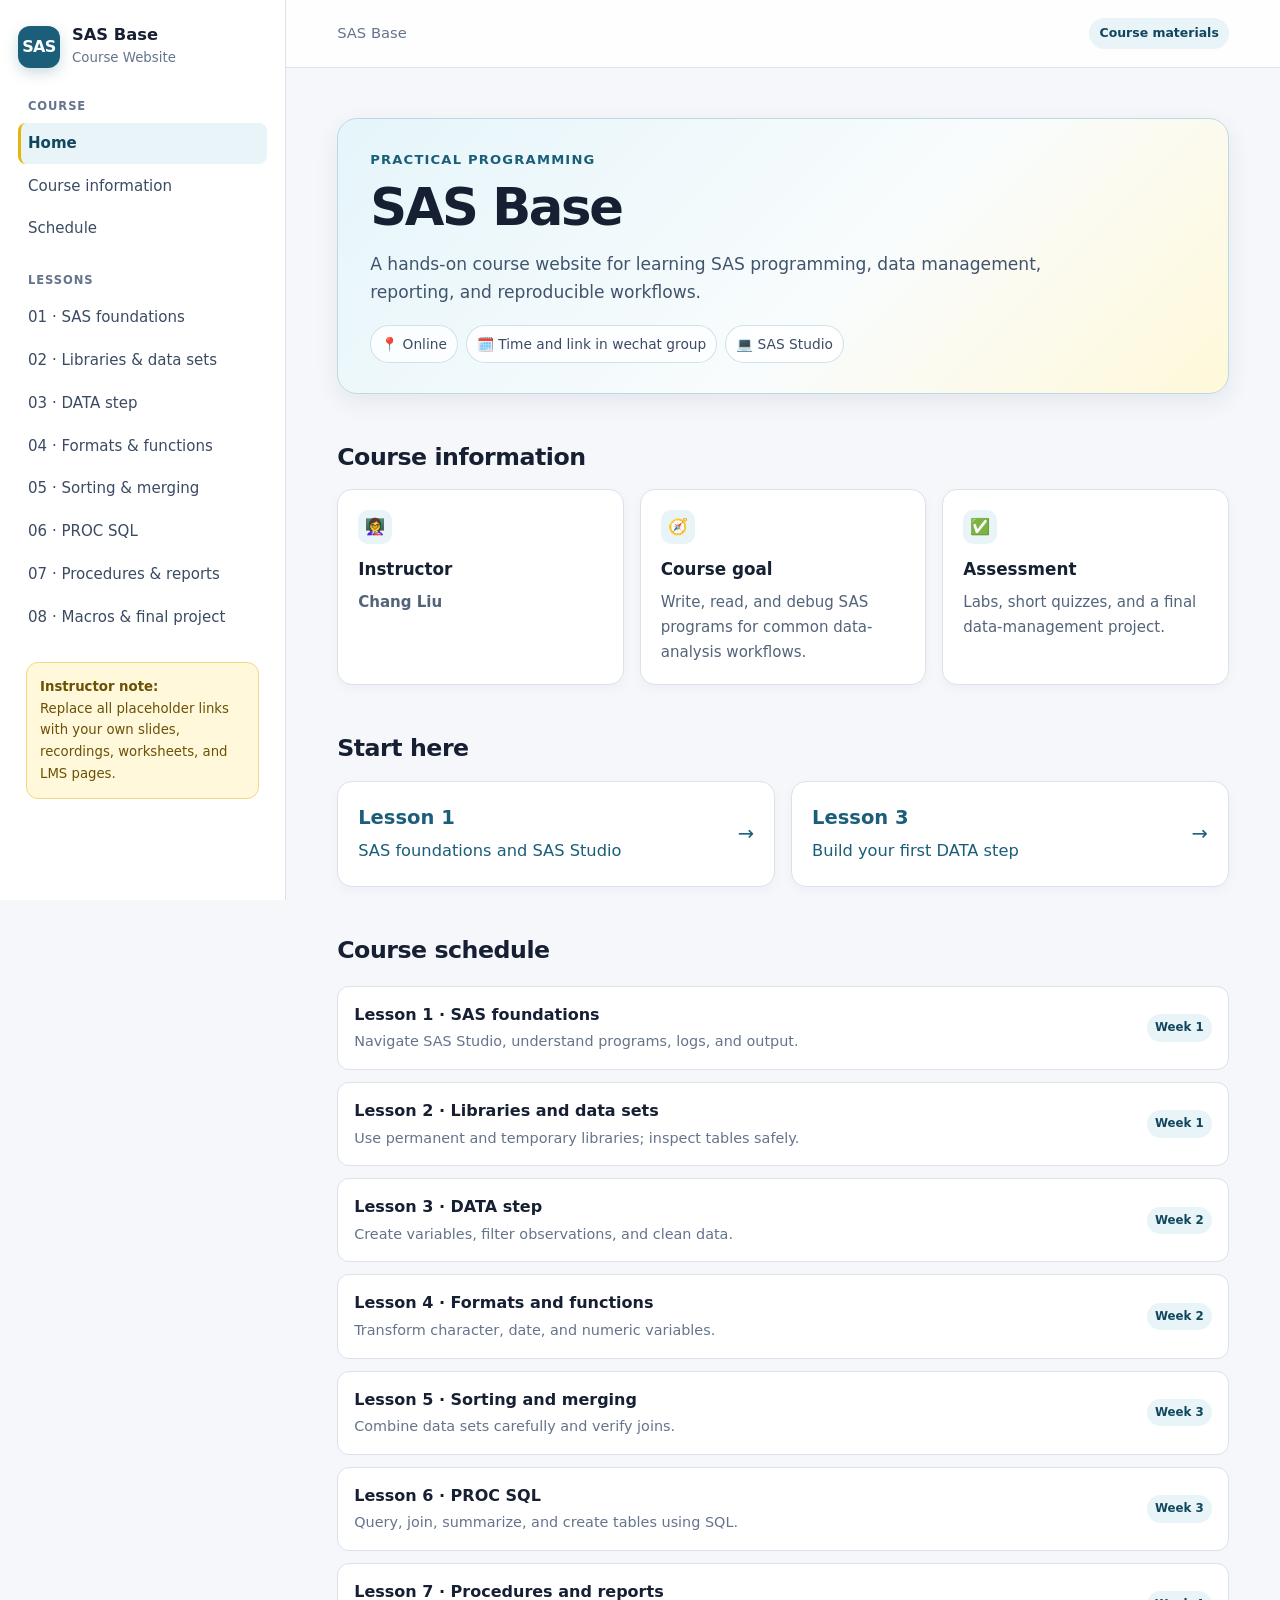
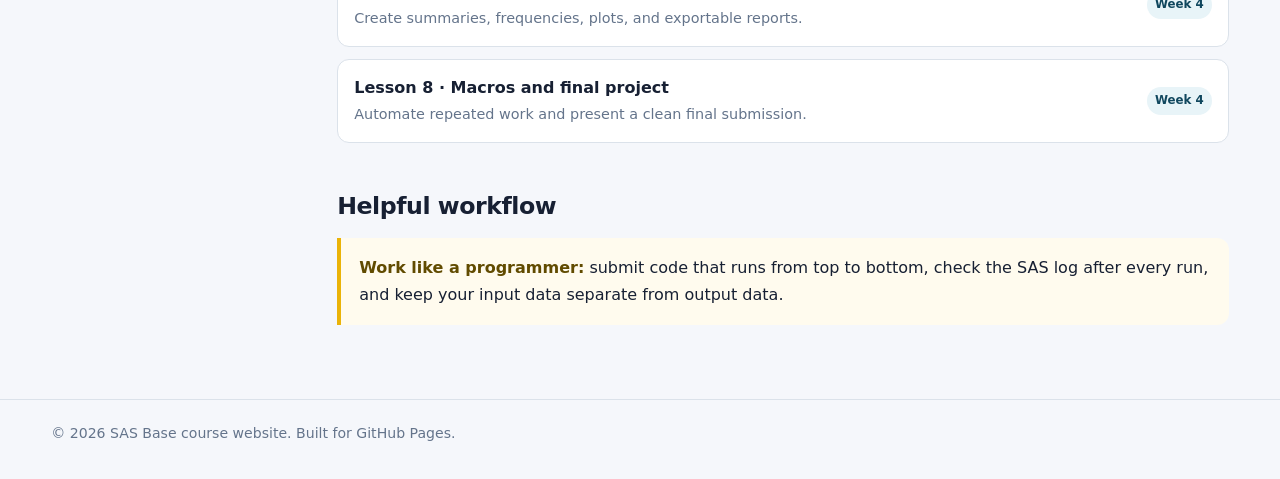
<file: docs/index.html>
<!doctype html>
<html lang="en">
<head>
  <meta charset="utf-8">
  <meta name="viewport" content="width=device-width, initial-scale=1">
  <meta name="description" content="SAS Base course website">
  <title>Home | SAS Base</title>
  <link rel="stylesheet" href="assets/style.css">
</head>
<body>
<div class="site-shell">
  <aside class="sidebar" aria-label="Course navigation">
    <a class="brand" href="index.html">
      <span class="brand-mark">SAS</span>
      <span><strong>SAS Base</strong><small>Course Website </small></span>
    </a>
    <div class="nav-label">Course</div>
    <ul class="nav-list">
      <li><a class="active" href="index.html">Home</a></li>
      <li><a href="#course-info">Course information</a></li>
      <li><a href="#schedule">Schedule</a></li>
    </ul>
    <div class="nav-label">Lessons</div>
    <ul class="nav-list">
      <li><a class="" href="lecture1/index.html">01 · SAS foundations</a></li>
      <li><a class="" href="lecture2/index.html">02 · Libraries & data sets</a></li>
      <li><a class="" href="lecture3/index.html">03 · DATA step</a></li>
      <li><a class="" href="lecture4/index.html">04 · Formats & functions</a></li>
      <li><a class="" href="lecture5/index.html">05 · Sorting & merging</a></li>
      <li><a class="" href="lecture6/index.html">06 · PROC SQL</a></li>
      <li><a class="" href="lecture7/index.html">07 · Procedures & reports</a></li>
      <li><a class="" href="lecture8/index.html">08 · Macros & final project</a></li>
    </ul>
    <p class="sidebar-note"><strong>Instructor note:</strong><br>Replace all placeholder links with your own slides, recordings, worksheets, and LMS pages.</p>
  </aside>
  <main class="main">
    <header class="topbar">
      <span class="crumb">SAS Base</span>
      <div class="utility"><span class="pill">Course materials</span></div>
    </header>
    <section class="page">
      <div class="hero">
        <div class="eyebrow">  Practical programming</div>
        <h1>SAS Base</h1>
        <p class="lead">A hands-on course website for learning SAS programming, data management, reporting, and reproducible workflows.</p>
        <div class="meta-line">
          <span class="meta">📍 Online </span>
          <span class="meta">🗓️ Time and link in wechat group</span>
          <span class="meta">💻 SAS Studio</span>
        </div>
      </div>

      <h2 id="course-info">Course information</h2>
      <div class="grid three">
        <article class="card"><div class="card-icon">👩‍🏫</div><h3>Instructor</h3><p><strong>Chang Liu</strong><br></p></article>
        <article class="card"><div class="card-icon">🧭</div><h3>Course goal</h3><p>Write, read, and debug SAS programs for common data-analysis workflows.</p></article>
        <article class="card"><div class="card-icon">✅</div><h3>Assessment</h3><p>Labs, short quizzes, and a final data-management project.</p></article>
      </div>

      <h2>Start here</h2>
      <div class="grid two">
        <a class="card quick-link" href="lecture1/index.html"><span><strong>Lesson 1</strong><br><small>SAS foundations and SAS Studio</small></span><span>→</span></a>
        <a class="card quick-link" href="lecture3/index.html"><span><strong>Lesson 3</strong><br><small>Build your first DATA step</small></span><span>→</span></a>
      </div>

      <h2 id="schedule">Course schedule</h2>
      <div class="resources">
        <div class="resource"><div><strong>Lesson 1 · SAS foundations</strong><p>Navigate SAS Studio, understand programs, logs, and output.</p></div><span class="tag">Week 1</span></div>
        <div class="resource"><div><strong>Lesson 2 · Libraries and data sets</strong><p>Use permanent and temporary libraries; inspect tables safely.</p></div><span class="tag">Week 1</span></div>
        <div class="resource"><div><strong>Lesson 3 · DATA step</strong><p>Create variables, filter observations, and clean data.</p></div><span class="tag">Week 2</span></div>
        <div class="resource"><div><strong>Lesson 4 · Formats and functions</strong><p>Transform character, date, and numeric variables.</p></div><span class="tag">Week 2</span></div>
        <div class="resource"><div><strong>Lesson 5 · Sorting and merging</strong><p>Combine data sets carefully and verify joins.</p></div><span class="tag">Week 3</span></div>
        <div class="resource"><div><strong>Lesson 6 · PROC SQL</strong><p>Query, join, summarize, and create tables using SQL.</p></div><span class="tag">Week 3</span></div>
        <div class="resource"><div><strong>Lesson 7 · Procedures and reports</strong><p>Create summaries, frequencies, plots, and exportable reports.</p></div><span class="tag">Week 4</span></div>
        <div class="resource"><div><strong>Lesson 8 · Macros and final project</strong><p>Automate repeated work and present a clean final submission.</p></div><span class="tag">Week 4</span></div>
      </div>

      <h2>Helpful workflow</h2>
      <div class="callout"><strong>Work like a programmer:</strong> submit code that runs from top to bottom, check the SAS log after every run, and keep your input data separate from output data.</div>
    </section>
  </main>
</div>
<footer class="footer">© <span data-year></span> SAS Base course website. Built for GitHub Pages.</footer>
<script src="assets/site.js"></script>
</body>
</html>
</file>
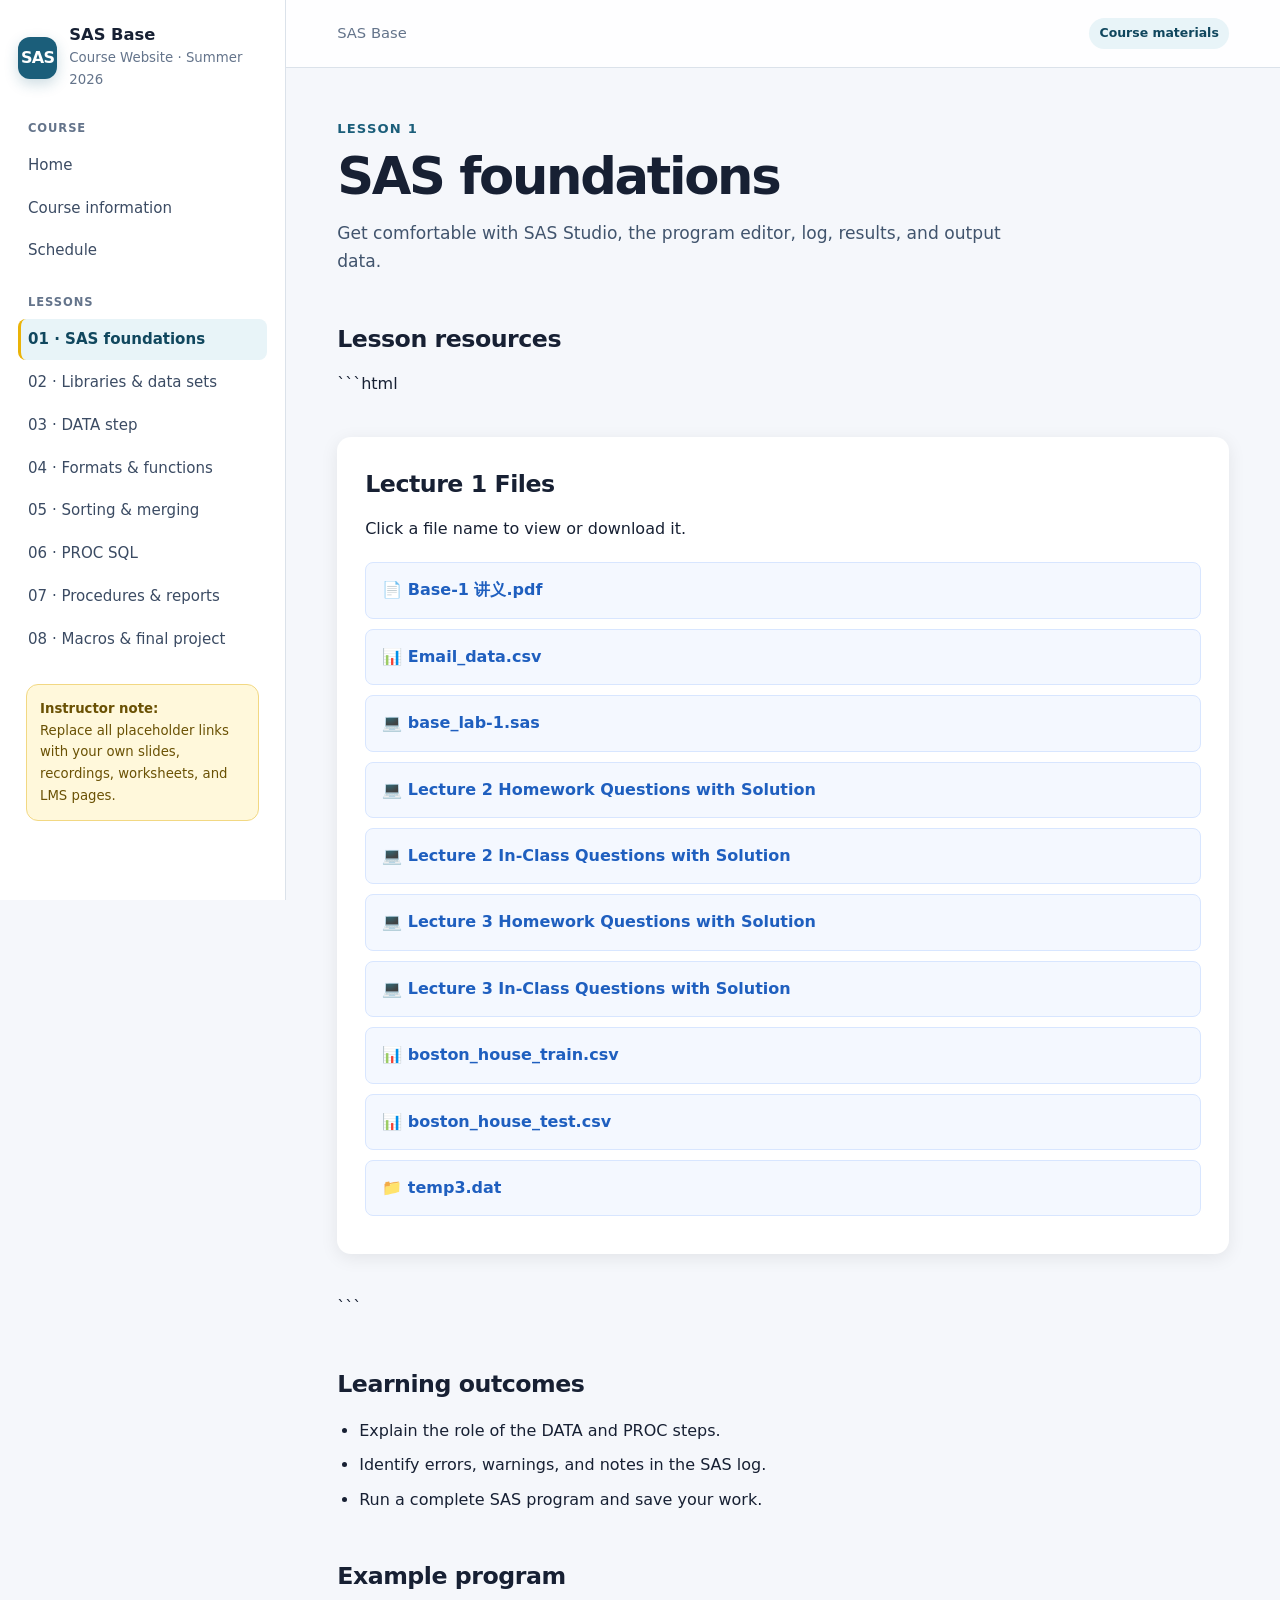
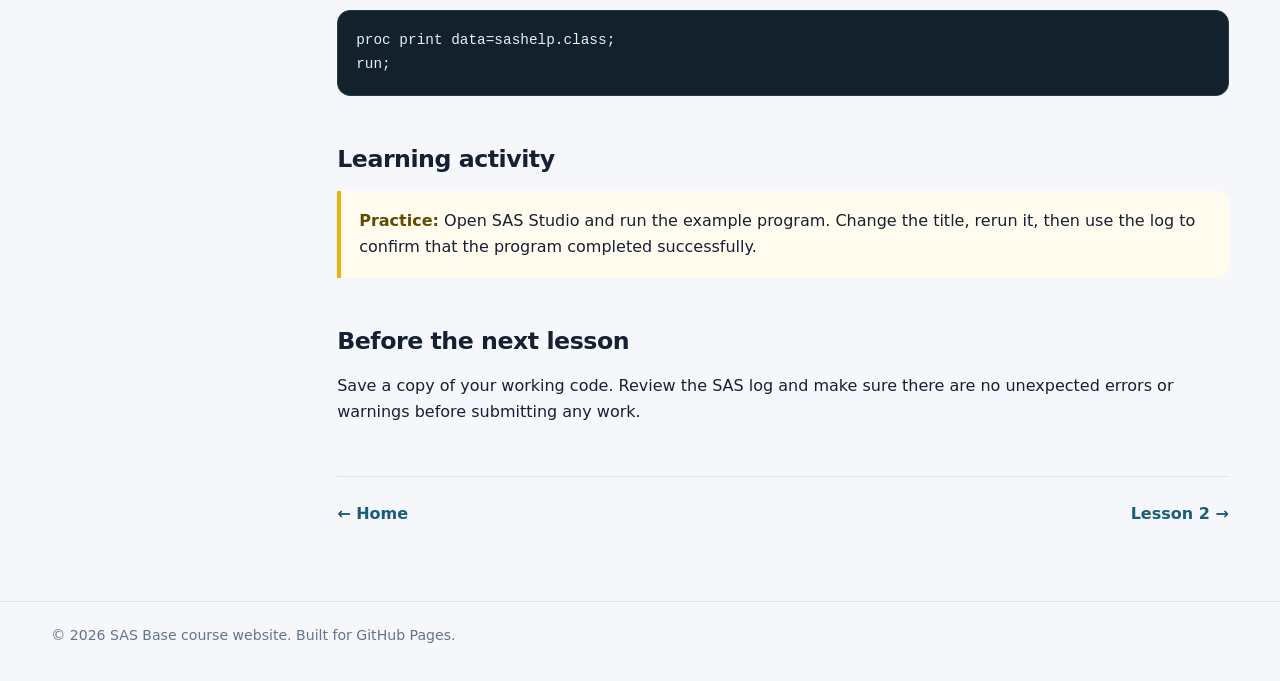
<file: docs/lecture1/index.html>
<!doctype html>
<html lang="en">
<head>
  <meta charset="utf-8">
  <meta name="viewport" content="width=device-width, initial-scale=1">
  <meta name="description" content="SAS Base course website">
  <title>Lesson 1: SAS foundations | SAS Base</title>
  <link rel="stylesheet" href="../assets/style.css">
</head>
<body>
<div class="site-shell">
  <aside class="sidebar" aria-label="Course navigation">
    <a class="brand" href="../index.html">
      <span class="brand-mark">SAS</span>
      <span><strong>SAS Base</strong><small>Course Website · Summer 2026</small></span>
    </a>
    <div class="nav-label">Course</div>
    <ul class="nav-list">
      <li><a class="" href="../index.html">Home</a></li>
      <li><a href="#course-info">Course information</a></li>
      <li><a href="#schedule">Schedule</a></li>
    </ul>
    <div class="nav-label">Lessons</div>
    <ul class="nav-list">
      <li><a class="active" href="../lecture1/index.html">01 · SAS foundations</a></li>
      <li><a class="" href="../lecture2/index.html">02 · Libraries & data sets</a></li>
      <li><a class="" href="../lecture3/index.html">03 · DATA step</a></li>
      <li><a class="" href="../lecture4/index.html">04 · Formats & functions</a></li>
      <li><a class="" href="../lecture5/index.html">05 · Sorting & merging</a></li>
      <li><a class="" href="../lecture6/index.html">06 · PROC SQL</a></li>
      <li><a class="" href="../lecture7/index.html">07 · Procedures & reports</a></li>
      <li><a class="" href="../lecture8/index.html">08 · Macros & final project</a></li>
    </ul>
    <p class="sidebar-note"><strong>Instructor note:</strong><br>Replace all placeholder links with your own slides, recordings, worksheets, and LMS pages.</p>
  </aside>
  <main class="main">
    <header class="topbar">
      <span class="crumb">SAS Base </span>
      <div class="utility"><span class="pill">Course materials</span></div>
    </header>
    <section class="page">
      <div class="eyebrow">Lesson 1</div>
      <h1>SAS foundations</h1>
      <p class="lead">Get comfortable with SAS Studio, the program editor, log, results, and output data.</p>

      <h2>Lesson resources</h2>

```html
<section class="files-section">
  <h2>Lecture 1 Files</h2>
  <p>Click a file name to view or download it.</p>

  <ul class="file-list">
    <li><a href="./Base-1%20%E8%AE%B2%E4%B9%89.pdf" target="_blank">📄 Base-1 讲义.pdf</a></li>

    <li><a href="./Email_data.csv" download>📊 Email_data.csv</a></li>

    <li><a href="./base_lab-1.sas" download>💻 base_lab-1.sas</a></li>

    <li><a href="./Lecture_2_homework_questions_with_sol.sas" download>
      💻 Lecture 2 Homework Questions with Solution
    </a></li>

    <li><a href="./Lecture_2_in_class_questions_with_sol.sas" download>
      💻 Lecture 2 In-Class Questions with Solution
    </a></li>

    <li><a href="./Lecture_3_homework_questions%20with%20sol.sas" download>
      💻 Lecture 3 Homework Questions with Solution
    </a></li>

    <li><a href="./Lecture_3_in_class_questions%20with%20sol%20(1).sas" download>
      💻 Lecture 3 In-Class Questions with Solution
    </a></li>

    <li><a href="./boston_house_train.csv" download>📊 boston_house_train.csv</a></li>

    <li><a href="./boston_house_test.csv" download>📊 boston_house_test.csv</a></li>

    <li><a href="./temp3.dat" download>📁 temp3.dat</a></li>
  </ul>
</section>

<style>
  .files-section {
    max-width: 900px;
    margin: 40px auto;
    padding: 28px;
    background: #ffffff;
    border-radius: 14px;
    box-shadow: 0 4px 18px rgba(0,0,0,0.08);
  }

  .files-section h2 {
    margin-top: 0;
  }

  .file-list {
    list-style: none;
    padding: 0;
    margin: 20px 0 0;
  }

  .file-list li {
    margin: 10px 0;
  }

  .file-list a {
    display: block;
    padding: 14px 16px;
    color: #1f5fbf;
    text-decoration: none;
    background: #f4f8ff;
    border: 1px solid #d8e6ff;
    border-radius: 8px;
    font-weight: 600;
  }

  .file-list a:hover {
    background: #e7f0ff;
    transform: translateY(-1px);
  }
</style>
```




      

      <h2>Learning outcomes</h2>
      <ul class="outcomes"><li>Explain the role of the DATA and PROC steps.</li><li>Identify errors, warnings, and notes in the SAS log.</li><li>Run a complete SAS program and save your work.</li></ul>

      <h2>Example program</h2>
      <pre class="code"><code>proc print data=sashelp.class;
run;</code></pre>

      <h2>Learning activity</h2>
      <div class="callout"><strong>Practice:</strong> Open SAS Studio and run the example program. Change the title, rerun it, then use the log to confirm that the program completed successfully.</div>

      <h2>Before the next lesson</h2>
      <p>Save a copy of your working code. Review the SAS log and make sure there are no unexpected errors or warnings before submitting any work.</p>

      <nav class="lesson-nav" aria-label="Lesson navigation"><a href="../index.html">← Home</a><a href="../lecture2/index.html">Lesson 2 →</a></nav>
    </section>
  </main>
</div>
<footer class="footer">© <span data-year></span> SAS Base course website. Built for GitHub Pages.</footer>
<script src="../assets/site.js"></script>
</body>
</html>
</file>
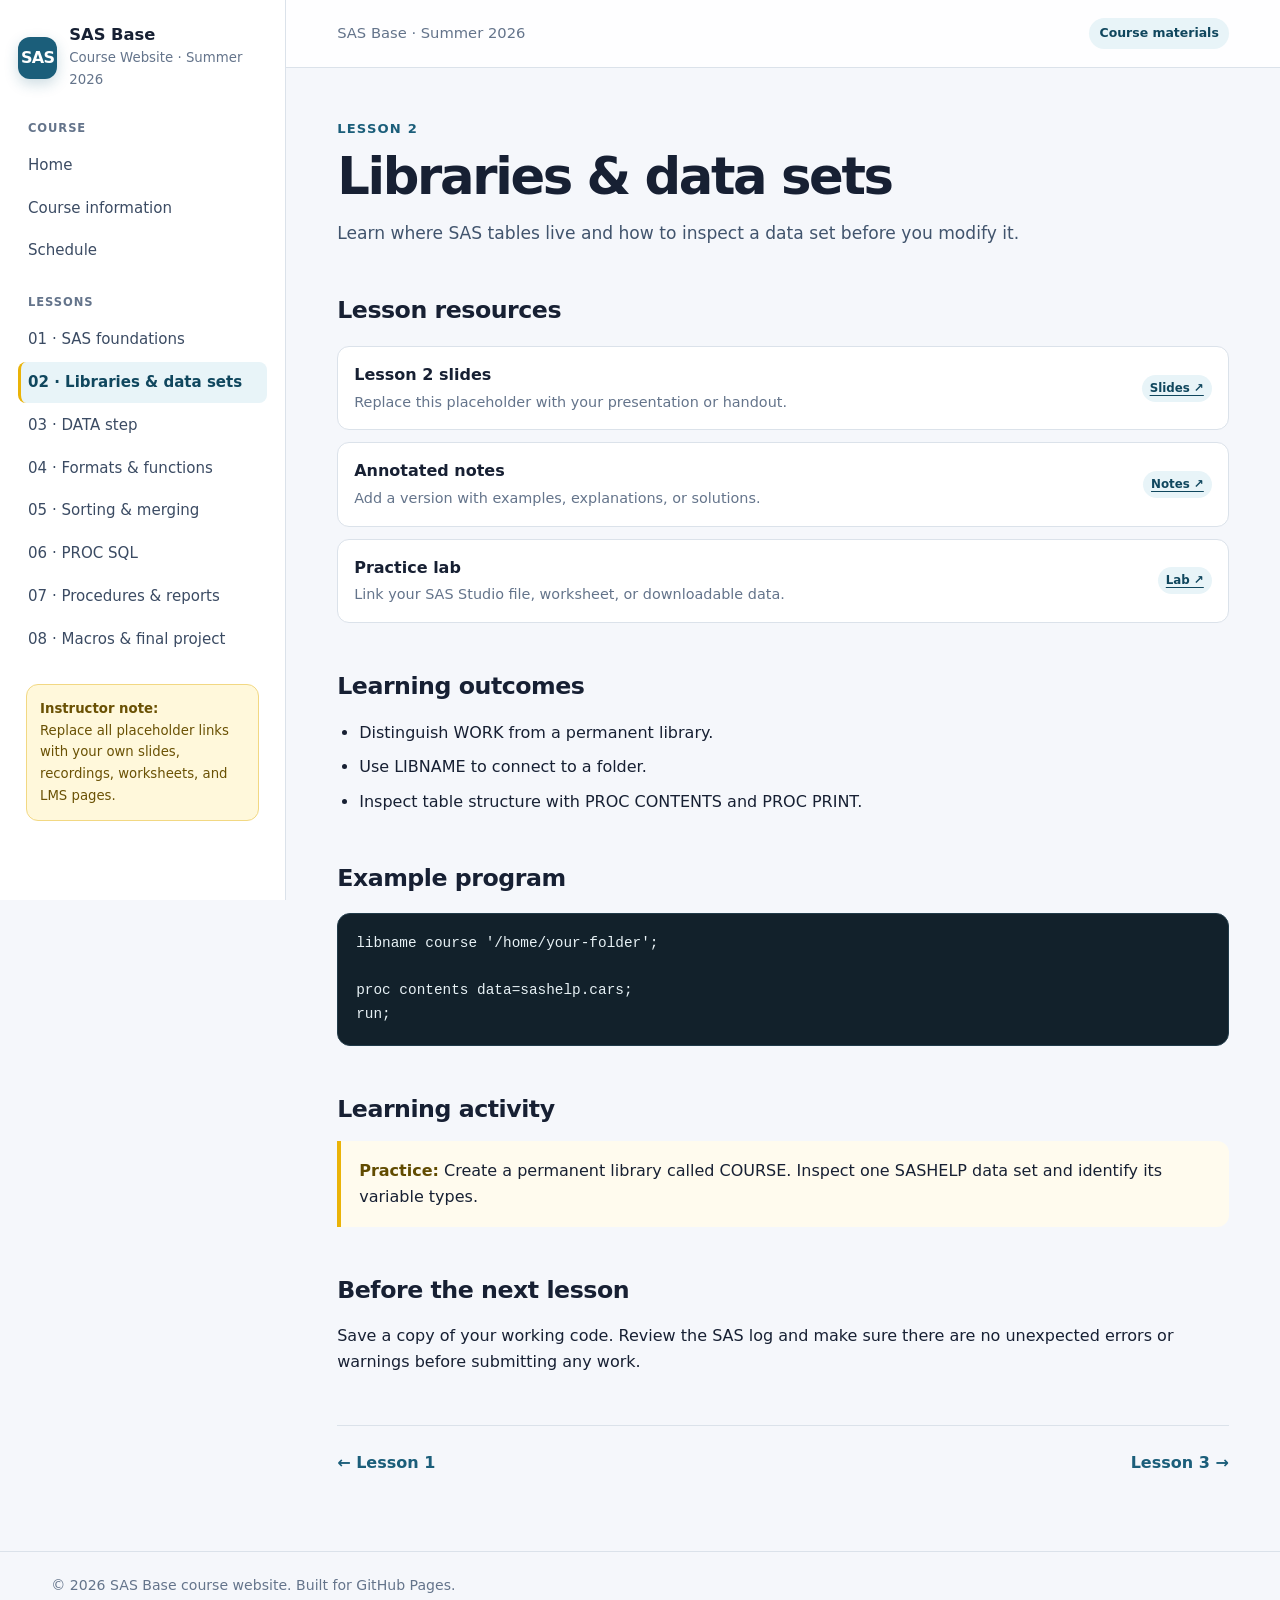
<file: docs/lecture2/index.html>
<!doctype html>
<html lang="en">
<head>
  <meta charset="utf-8">
  <meta name="viewport" content="width=device-width, initial-scale=1">
  <meta name="description" content="SAS Base course website">
  <title>Lesson 2: Libraries & data sets | SAS Base</title>
  <link rel="stylesheet" href="../assets/style.css">
</head>
<body>
<div class="site-shell">
  <aside class="sidebar" aria-label="Course navigation">
    <a class="brand" href="../index.html">
      <span class="brand-mark">SAS</span>
      <span><strong>SAS Base</strong><small>Course Website · Summer 2026</small></span>
    </a>
    <div class="nav-label">Course</div>
    <ul class="nav-list">
      <li><a class="" href="../index.html">Home</a></li>
      <li><a href="#course-info">Course information</a></li>
      <li><a href="#schedule">Schedule</a></li>
    </ul>
    <div class="nav-label">Lessons</div>
    <ul class="nav-list">
      <li><a class="" href="../lecture1/index.html">01 · SAS foundations</a></li>
      <li><a class="active" href="../lecture2/index.html">02 · Libraries & data sets</a></li>
      <li><a class="" href="../lecture3/index.html">03 · DATA step</a></li>
      <li><a class="" href="../lecture4/index.html">04 · Formats & functions</a></li>
      <li><a class="" href="../lecture5/index.html">05 · Sorting & merging</a></li>
      <li><a class="" href="../lecture6/index.html">06 · PROC SQL</a></li>
      <li><a class="" href="../lecture7/index.html">07 · Procedures & reports</a></li>
      <li><a class="" href="../lecture8/index.html">08 · Macros & final project</a></li>
    </ul>
    <p class="sidebar-note"><strong>Instructor note:</strong><br>Replace all placeholder links with your own slides, recordings, worksheets, and LMS pages.</p>
  </aside>
  <main class="main">
    <header class="topbar">
      <span class="crumb">SAS Base · Summer 2026</span>
      <div class="utility"><span class="pill">Course materials</span></div>
    </header>
    <section class="page">
      <div class="eyebrow">Lesson 2</div>
      <h1>Libraries & data sets</h1>
      <p class="lead">Learn where SAS tables live and how to inspect a data set before you modify it.</p>

      <h2>Lesson resources</h2>
      <div class="resources">
        <div class="resource"><div><strong>Lesson 2 slides</strong><p>Replace this placeholder with your presentation or handout.</p></div><a class="tag" href="#">Slides ↗</a></div>
        <div class="resource"><div><strong>Annotated notes</strong><p>Add a version with examples, explanations, or solutions.</p></div><a class="tag" href="#">Notes ↗</a></div>
        <div class="resource"><div><strong>Practice lab</strong><p>Link your SAS Studio file, worksheet, or downloadable data.</p></div><a class="tag" href="#">Lab ↗</a></div>
      </div>

      <h2>Learning outcomes</h2>
      <ul class="outcomes"><li>Distinguish WORK from a permanent library.</li><li>Use LIBNAME to connect to a folder.</li><li>Inspect table structure with PROC CONTENTS and PROC PRINT.</li></ul>

      <h2>Example program</h2>
      <pre class="code"><code>libname course '/home/your-folder';

proc contents data=sashelp.cars;
run;</code></pre>

      <h2>Learning activity</h2>
      <div class="callout"><strong>Practice:</strong> Create a permanent library called COURSE. Inspect one SASHELP data set and identify its variable types.</div>

      <h2>Before the next lesson</h2>
      <p>Save a copy of your working code. Review the SAS log and make sure there are no unexpected errors or warnings before submitting any work.</p>

      <nav class="lesson-nav" aria-label="Lesson navigation"><a href="../lecture1/index.html">← Lesson 1</a><a href="../lecture3/index.html">Lesson 3 →</a></nav>
    </section>
  </main>
</div>
<footer class="footer">© <span data-year></span> SAS Base course website. Built for GitHub Pages.</footer>
<script src="../assets/site.js"></script>
</body>
</html>
</file>
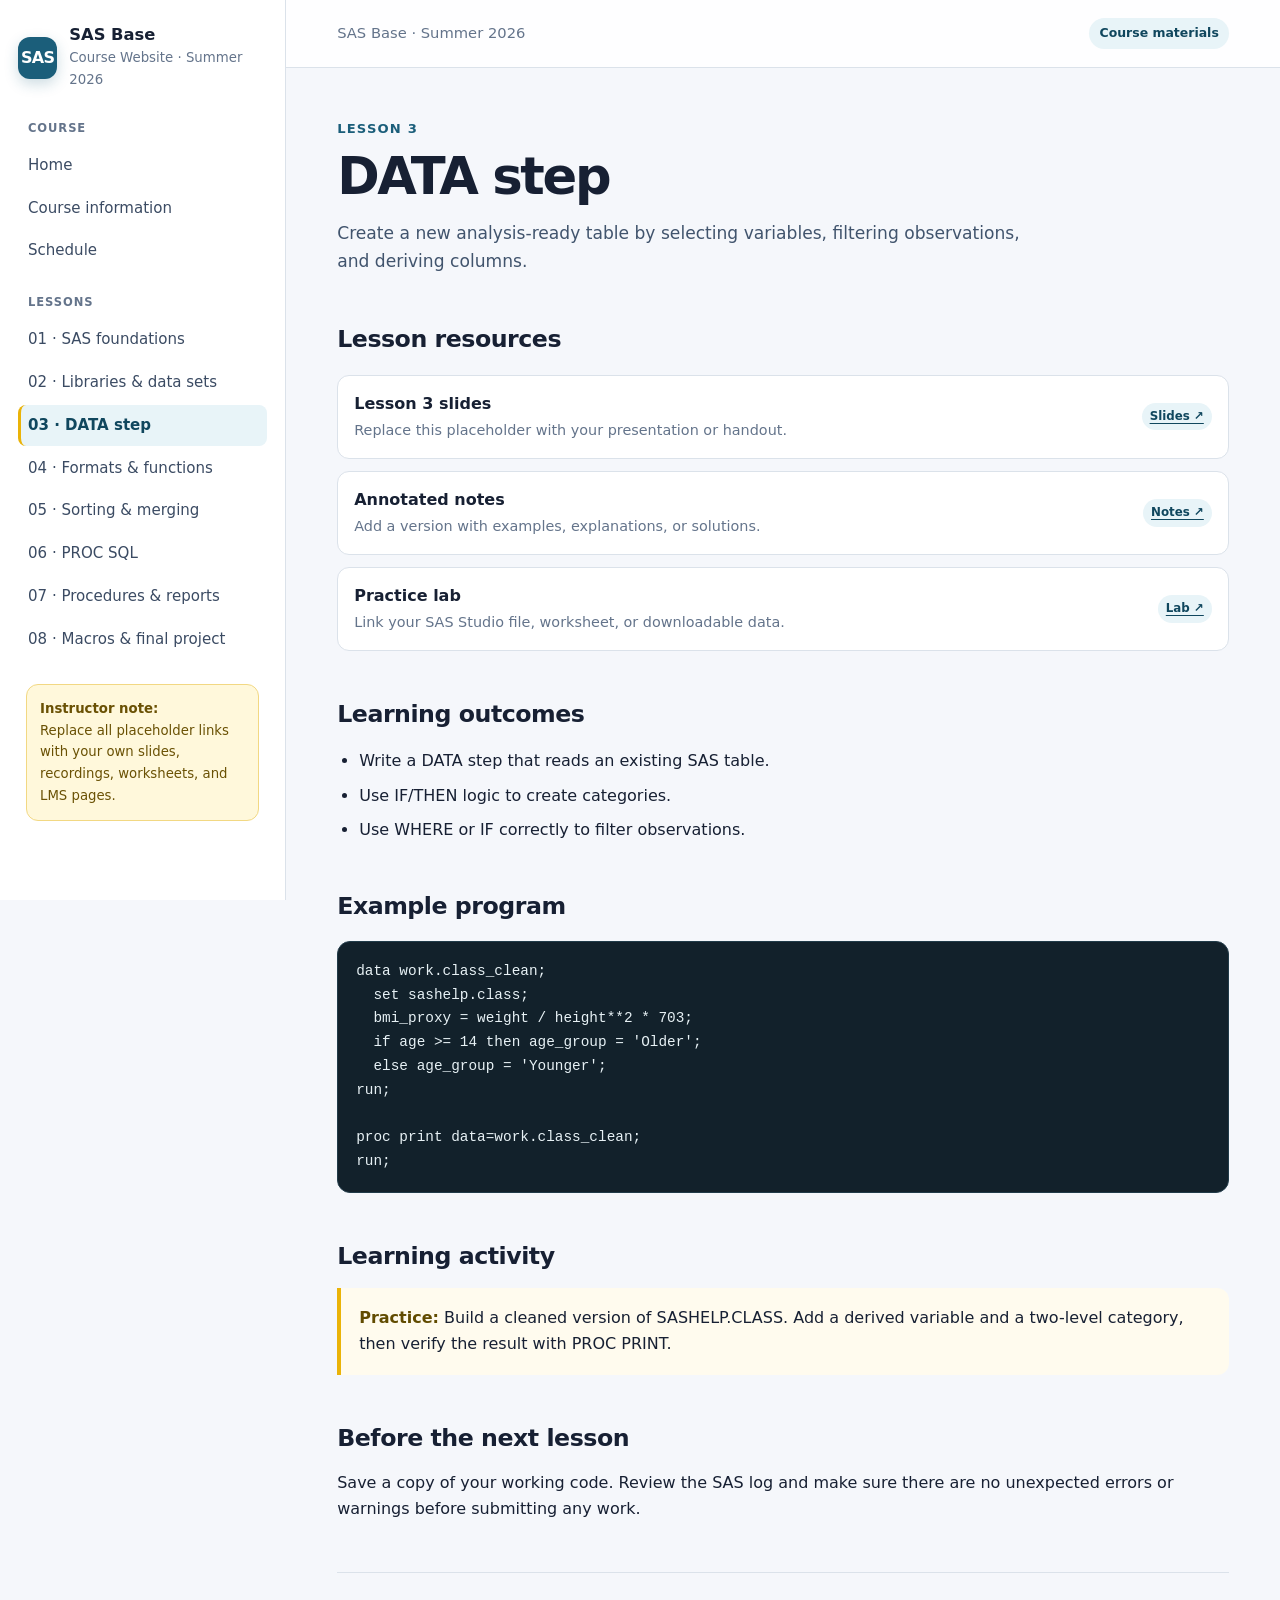
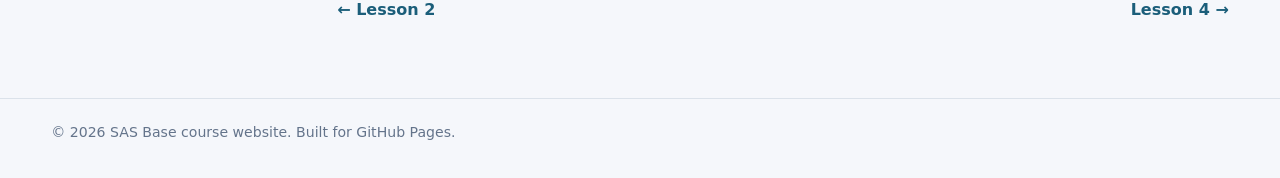
<file: docs/lecture3/index.html>
<!doctype html>
<html lang="en">
<head>
  <meta charset="utf-8">
  <meta name="viewport" content="width=device-width, initial-scale=1">
  <meta name="description" content="SAS Base course website">
  <title>Lesson 3: DATA step | SAS Base</title>
  <link rel="stylesheet" href="../assets/style.css">
</head>
<body>
<div class="site-shell">
  <aside class="sidebar" aria-label="Course navigation">
    <a class="brand" href="../index.html">
      <span class="brand-mark">SAS</span>
      <span><strong>SAS Base</strong><small>Course Website · Summer 2026</small></span>
    </a>
    <div class="nav-label">Course</div>
    <ul class="nav-list">
      <li><a class="" href="../index.html">Home</a></li>
      <li><a href="#course-info">Course information</a></li>
      <li><a href="#schedule">Schedule</a></li>
    </ul>
    <div class="nav-label">Lessons</div>
    <ul class="nav-list">
      <li><a class="" href="../lecture1/index.html">01 · SAS foundations</a></li>
      <li><a class="" href="../lecture2/index.html">02 · Libraries & data sets</a></li>
      <li><a class="active" href="../lecture3/index.html">03 · DATA step</a></li>
      <li><a class="" href="../lecture4/index.html">04 · Formats & functions</a></li>
      <li><a class="" href="../lecture5/index.html">05 · Sorting & merging</a></li>
      <li><a class="" href="../lecture6/index.html">06 · PROC SQL</a></li>
      <li><a class="" href="../lecture7/index.html">07 · Procedures & reports</a></li>
      <li><a class="" href="../lecture8/index.html">08 · Macros & final project</a></li>
    </ul>
    <p class="sidebar-note"><strong>Instructor note:</strong><br>Replace all placeholder links with your own slides, recordings, worksheets, and LMS pages.</p>
  </aside>
  <main class="main">
    <header class="topbar">
      <span class="crumb">SAS Base · Summer 2026</span>
      <div class="utility"><span class="pill">Course materials</span></div>
    </header>
    <section class="page">
      <div class="eyebrow">Lesson 3</div>
      <h1>DATA step</h1>
      <p class="lead">Create a new analysis-ready table by selecting variables, filtering observations, and deriving columns.</p>

      <h2>Lesson resources</h2>
      <div class="resources">
        <div class="resource"><div><strong>Lesson 3 slides</strong><p>Replace this placeholder with your presentation or handout.</p></div><a class="tag" href="#">Slides ↗</a></div>
        <div class="resource"><div><strong>Annotated notes</strong><p>Add a version with examples, explanations, or solutions.</p></div><a class="tag" href="#">Notes ↗</a></div>
        <div class="resource"><div><strong>Practice lab</strong><p>Link your SAS Studio file, worksheet, or downloadable data.</p></div><a class="tag" href="#">Lab ↗</a></div>
      </div>

      <h2>Learning outcomes</h2>
      <ul class="outcomes"><li>Write a DATA step that reads an existing SAS table.</li><li>Use IF/THEN logic to create categories.</li><li>Use WHERE or IF correctly to filter observations.</li></ul>

      <h2>Example program</h2>
      <pre class="code"><code>data work.class_clean;
  set sashelp.class;
  bmi_proxy = weight / height**2 * 703;
  if age >= 14 then age_group = 'Older';
  else age_group = 'Younger';
run;

proc print data=work.class_clean;
run;</code></pre>

      <h2>Learning activity</h2>
      <div class="callout"><strong>Practice:</strong> Build a cleaned version of SASHELP.CLASS. Add a derived variable and a two-level category, then verify the result with PROC PRINT.</div>

      <h2>Before the next lesson</h2>
      <p>Save a copy of your working code. Review the SAS log and make sure there are no unexpected errors or warnings before submitting any work.</p>

      <nav class="lesson-nav" aria-label="Lesson navigation"><a href="../lecture2/index.html">← Lesson 2</a><a href="../lecture4/index.html">Lesson 4 →</a></nav>
    </section>
  </main>
</div>
<footer class="footer">© <span data-year></span> SAS Base course website. Built for GitHub Pages.</footer>
<script src="../assets/site.js"></script>
</body>
</html>
</file>
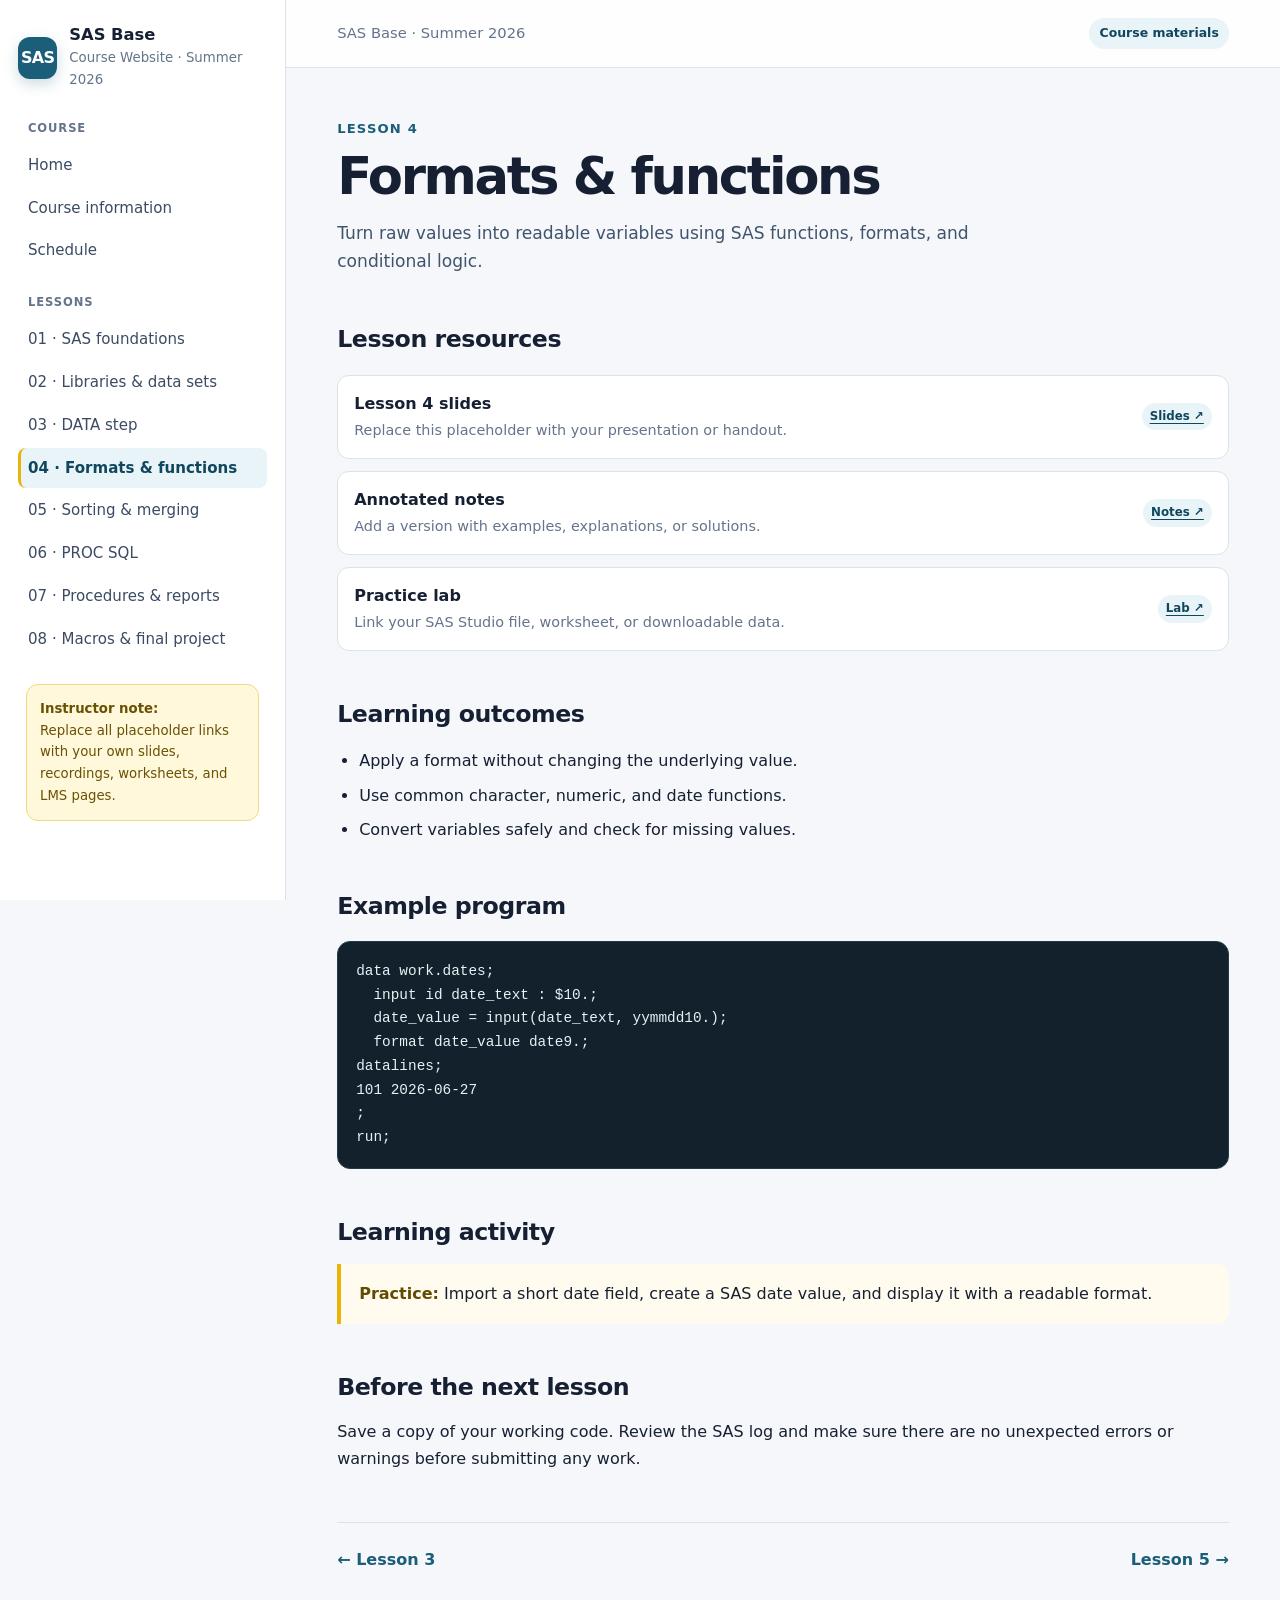
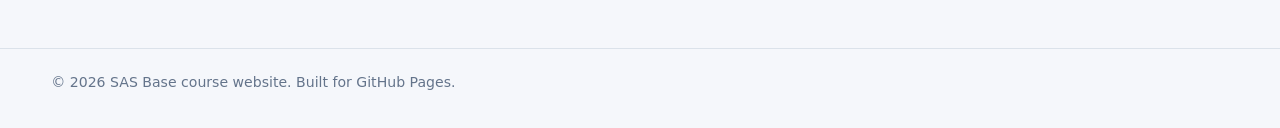
<file: docs/lecture4/index.html>
<!doctype html>
<html lang="en">
<head>
  <meta charset="utf-8">
  <meta name="viewport" content="width=device-width, initial-scale=1">
  <meta name="description" content="SAS Base course website">
  <title>Lesson 4: Formats & functions | SAS Base</title>
  <link rel="stylesheet" href="../assets/style.css">
</head>
<body>
<div class="site-shell">
  <aside class="sidebar" aria-label="Course navigation">
    <a class="brand" href="../index.html">
      <span class="brand-mark">SAS</span>
      <span><strong>SAS Base</strong><small>Course Website · Summer 2026</small></span>
    </a>
    <div class="nav-label">Course</div>
    <ul class="nav-list">
      <li><a class="" href="../index.html">Home</a></li>
      <li><a href="#course-info">Course information</a></li>
      <li><a href="#schedule">Schedule</a></li>
    </ul>
    <div class="nav-label">Lessons</div>
    <ul class="nav-list">
      <li><a class="" href="../lecture1/index.html">01 · SAS foundations</a></li>
      <li><a class="" href="../lecture2/index.html">02 · Libraries & data sets</a></li>
      <li><a class="" href="../lecture3/index.html">03 · DATA step</a></li>
      <li><a class="active" href="../lecture4/index.html">04 · Formats & functions</a></li>
      <li><a class="" href="../lecture5/index.html">05 · Sorting & merging</a></li>
      <li><a class="" href="../lecture6/index.html">06 · PROC SQL</a></li>
      <li><a class="" href="../lecture7/index.html">07 · Procedures & reports</a></li>
      <li><a class="" href="../lecture8/index.html">08 · Macros & final project</a></li>
    </ul>
    <p class="sidebar-note"><strong>Instructor note:</strong><br>Replace all placeholder links with your own slides, recordings, worksheets, and LMS pages.</p>
  </aside>
  <main class="main">
    <header class="topbar">
      <span class="crumb">SAS Base · Summer 2026</span>
      <div class="utility"><span class="pill">Course materials</span></div>
    </header>
    <section class="page">
      <div class="eyebrow">Lesson 4</div>
      <h1>Formats & functions</h1>
      <p class="lead">Turn raw values into readable variables using SAS functions, formats, and conditional logic.</p>

      <h2>Lesson resources</h2>
      <div class="resources">
        <div class="resource"><div><strong>Lesson 4 slides</strong><p>Replace this placeholder with your presentation or handout.</p></div><a class="tag" href="#">Slides ↗</a></div>
        <div class="resource"><div><strong>Annotated notes</strong><p>Add a version with examples, explanations, or solutions.</p></div><a class="tag" href="#">Notes ↗</a></div>
        <div class="resource"><div><strong>Practice lab</strong><p>Link your SAS Studio file, worksheet, or downloadable data.</p></div><a class="tag" href="#">Lab ↗</a></div>
      </div>

      <h2>Learning outcomes</h2>
      <ul class="outcomes"><li>Apply a format without changing the underlying value.</li><li>Use common character, numeric, and date functions.</li><li>Convert variables safely and check for missing values.</li></ul>

      <h2>Example program</h2>
      <pre class="code"><code>data work.dates;
  input id date_text : $10.;
  date_value = input(date_text, yymmdd10.);
  format date_value date9.;
datalines;
101 2026-06-27
;
run;</code></pre>

      <h2>Learning activity</h2>
      <div class="callout"><strong>Practice:</strong> Import a short date field, create a SAS date value, and display it with a readable format.</div>

      <h2>Before the next lesson</h2>
      <p>Save a copy of your working code. Review the SAS log and make sure there are no unexpected errors or warnings before submitting any work.</p>

      <nav class="lesson-nav" aria-label="Lesson navigation"><a href="../lecture3/index.html">← Lesson 3</a><a href="../lecture5/index.html">Lesson 5 →</a></nav>
    </section>
  </main>
</div>
<footer class="footer">© <span data-year></span> SAS Base course website. Built for GitHub Pages.</footer>
<script src="../assets/site.js"></script>
</body>
</html>
</file>
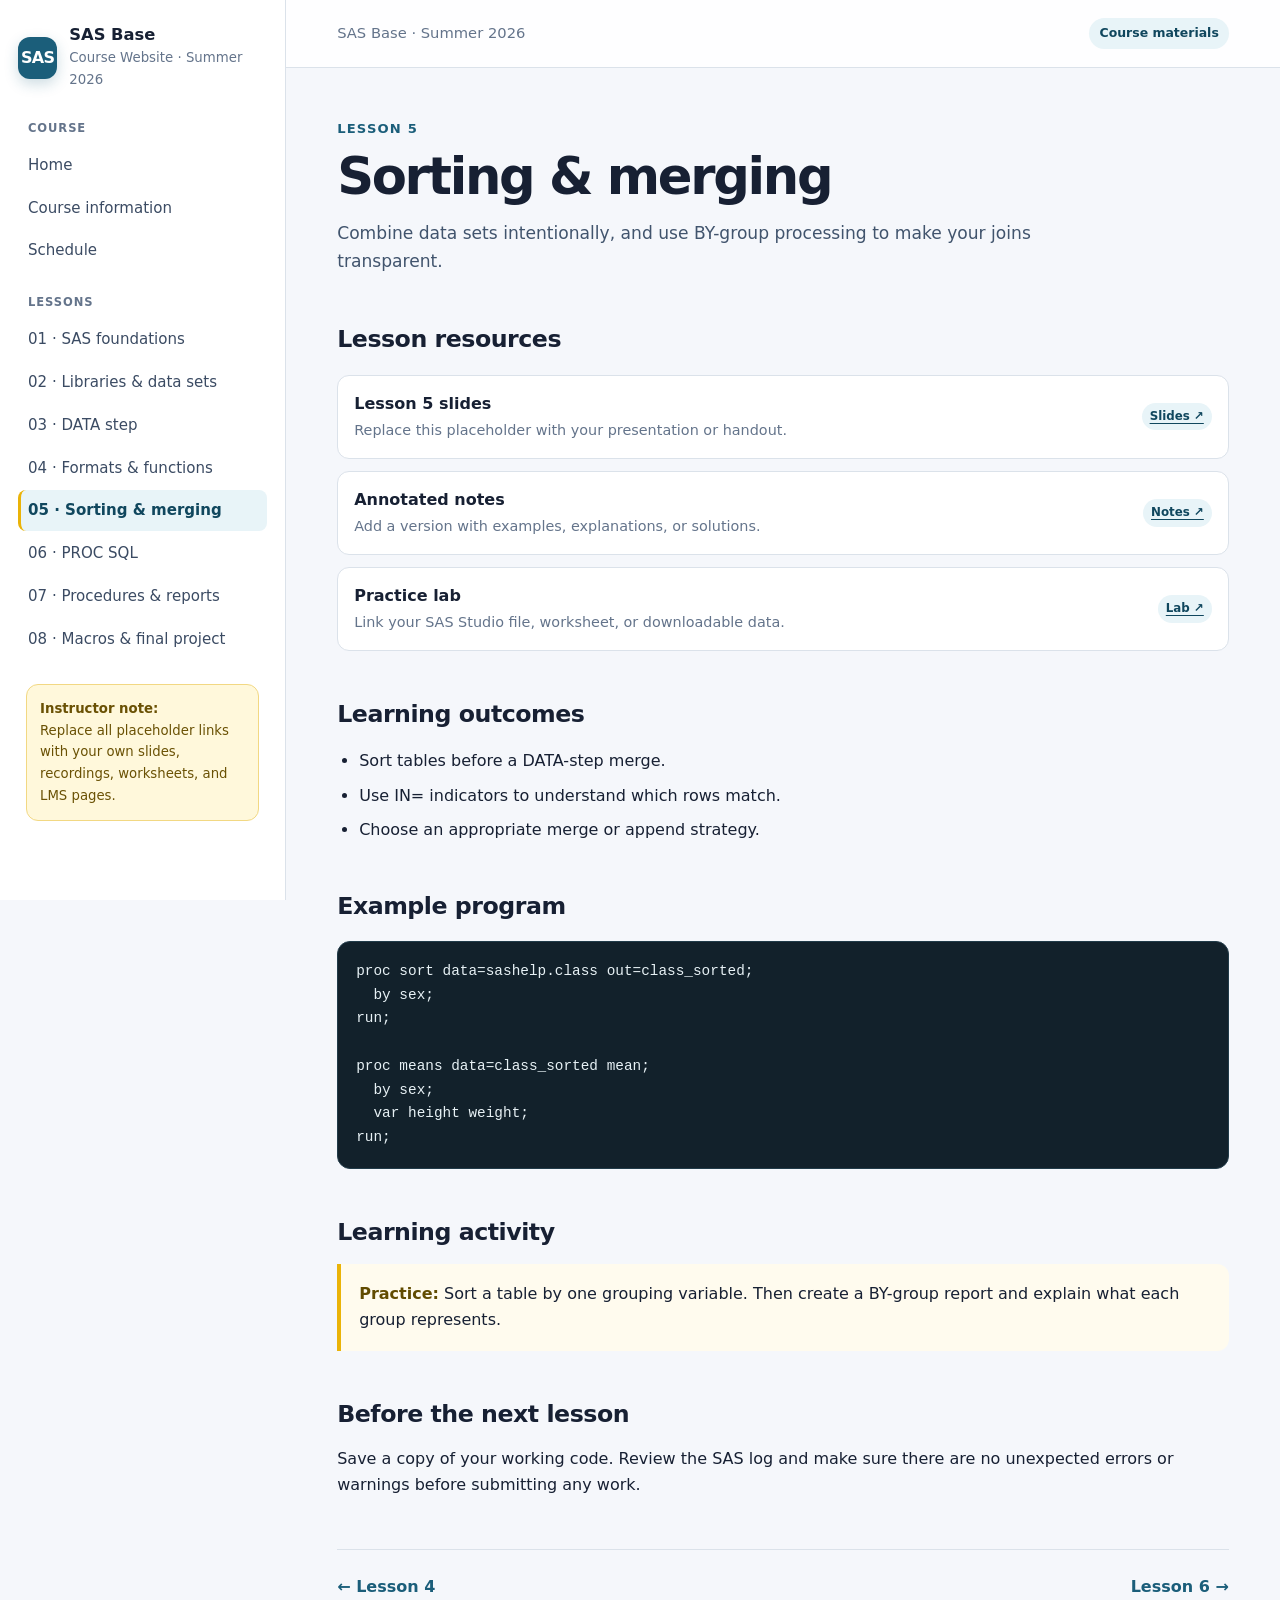
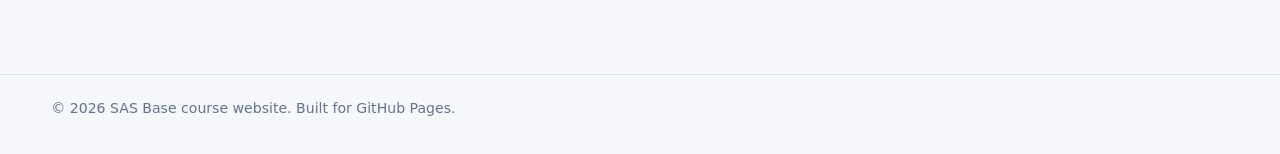
<file: docs/lecture5/index.html>
<!doctype html>
<html lang="en">
<head>
  <meta charset="utf-8">
  <meta name="viewport" content="width=device-width, initial-scale=1">
  <meta name="description" content="SAS Base course website">
  <title>Lesson 5: Sorting & merging | SAS Base</title>
  <link rel="stylesheet" href="../assets/style.css">
</head>
<body>
<div class="site-shell">
  <aside class="sidebar" aria-label="Course navigation">
    <a class="brand" href="../index.html">
      <span class="brand-mark">SAS</span>
      <span><strong>SAS Base</strong><small>Course Website · Summer 2026</small></span>
    </a>
    <div class="nav-label">Course</div>
    <ul class="nav-list">
      <li><a class="" href="../index.html">Home</a></li>
      <li><a href="#course-info">Course information</a></li>
      <li><a href="#schedule">Schedule</a></li>
    </ul>
    <div class="nav-label">Lessons</div>
    <ul class="nav-list">
      <li><a class="" href="../lecture1/index.html">01 · SAS foundations</a></li>
      <li><a class="" href="../lecture2/index.html">02 · Libraries & data sets</a></li>
      <li><a class="" href="../lecture3/index.html">03 · DATA step</a></li>
      <li><a class="" href="../lecture4/index.html">04 · Formats & functions</a></li>
      <li><a class="active" href="../lecture5/index.html">05 · Sorting & merging</a></li>
      <li><a class="" href="../lecture6/index.html">06 · PROC SQL</a></li>
      <li><a class="" href="../lecture7/index.html">07 · Procedures & reports</a></li>
      <li><a class="" href="../lecture8/index.html">08 · Macros & final project</a></li>
    </ul>
    <p class="sidebar-note"><strong>Instructor note:</strong><br>Replace all placeholder links with your own slides, recordings, worksheets, and LMS pages.</p>
  </aside>
  <main class="main">
    <header class="topbar">
      <span class="crumb">SAS Base · Summer 2026</span>
      <div class="utility"><span class="pill">Course materials</span></div>
    </header>
    <section class="page">
      <div class="eyebrow">Lesson 5</div>
      <h1>Sorting & merging</h1>
      <p class="lead">Combine data sets intentionally, and use BY-group processing to make your joins transparent.</p>

      <h2>Lesson resources</h2>
      <div class="resources">
        <div class="resource"><div><strong>Lesson 5 slides</strong><p>Replace this placeholder with your presentation or handout.</p></div><a class="tag" href="#">Slides ↗</a></div>
        <div class="resource"><div><strong>Annotated notes</strong><p>Add a version with examples, explanations, or solutions.</p></div><a class="tag" href="#">Notes ↗</a></div>
        <div class="resource"><div><strong>Practice lab</strong><p>Link your SAS Studio file, worksheet, or downloadable data.</p></div><a class="tag" href="#">Lab ↗</a></div>
      </div>

      <h2>Learning outcomes</h2>
      <ul class="outcomes"><li>Sort tables before a DATA-step merge.</li><li>Use IN= indicators to understand which rows match.</li><li>Choose an appropriate merge or append strategy.</li></ul>

      <h2>Example program</h2>
      <pre class="code"><code>proc sort data=sashelp.class out=class_sorted;
  by sex;
run;

proc means data=class_sorted mean;
  by sex;
  var height weight;
run;</code></pre>

      <h2>Learning activity</h2>
      <div class="callout"><strong>Practice:</strong> Sort a table by one grouping variable. Then create a BY-group report and explain what each group represents.</div>

      <h2>Before the next lesson</h2>
      <p>Save a copy of your working code. Review the SAS log and make sure there are no unexpected errors or warnings before submitting any work.</p>

      <nav class="lesson-nav" aria-label="Lesson navigation"><a href="../lecture4/index.html">← Lesson 4</a><a href="../lecture6/index.html">Lesson 6 →</a></nav>
    </section>
  </main>
</div>
<footer class="footer">© <span data-year></span> SAS Base course website. Built for GitHub Pages.</footer>
<script src="../assets/site.js"></script>
</body>
</html>
</file>
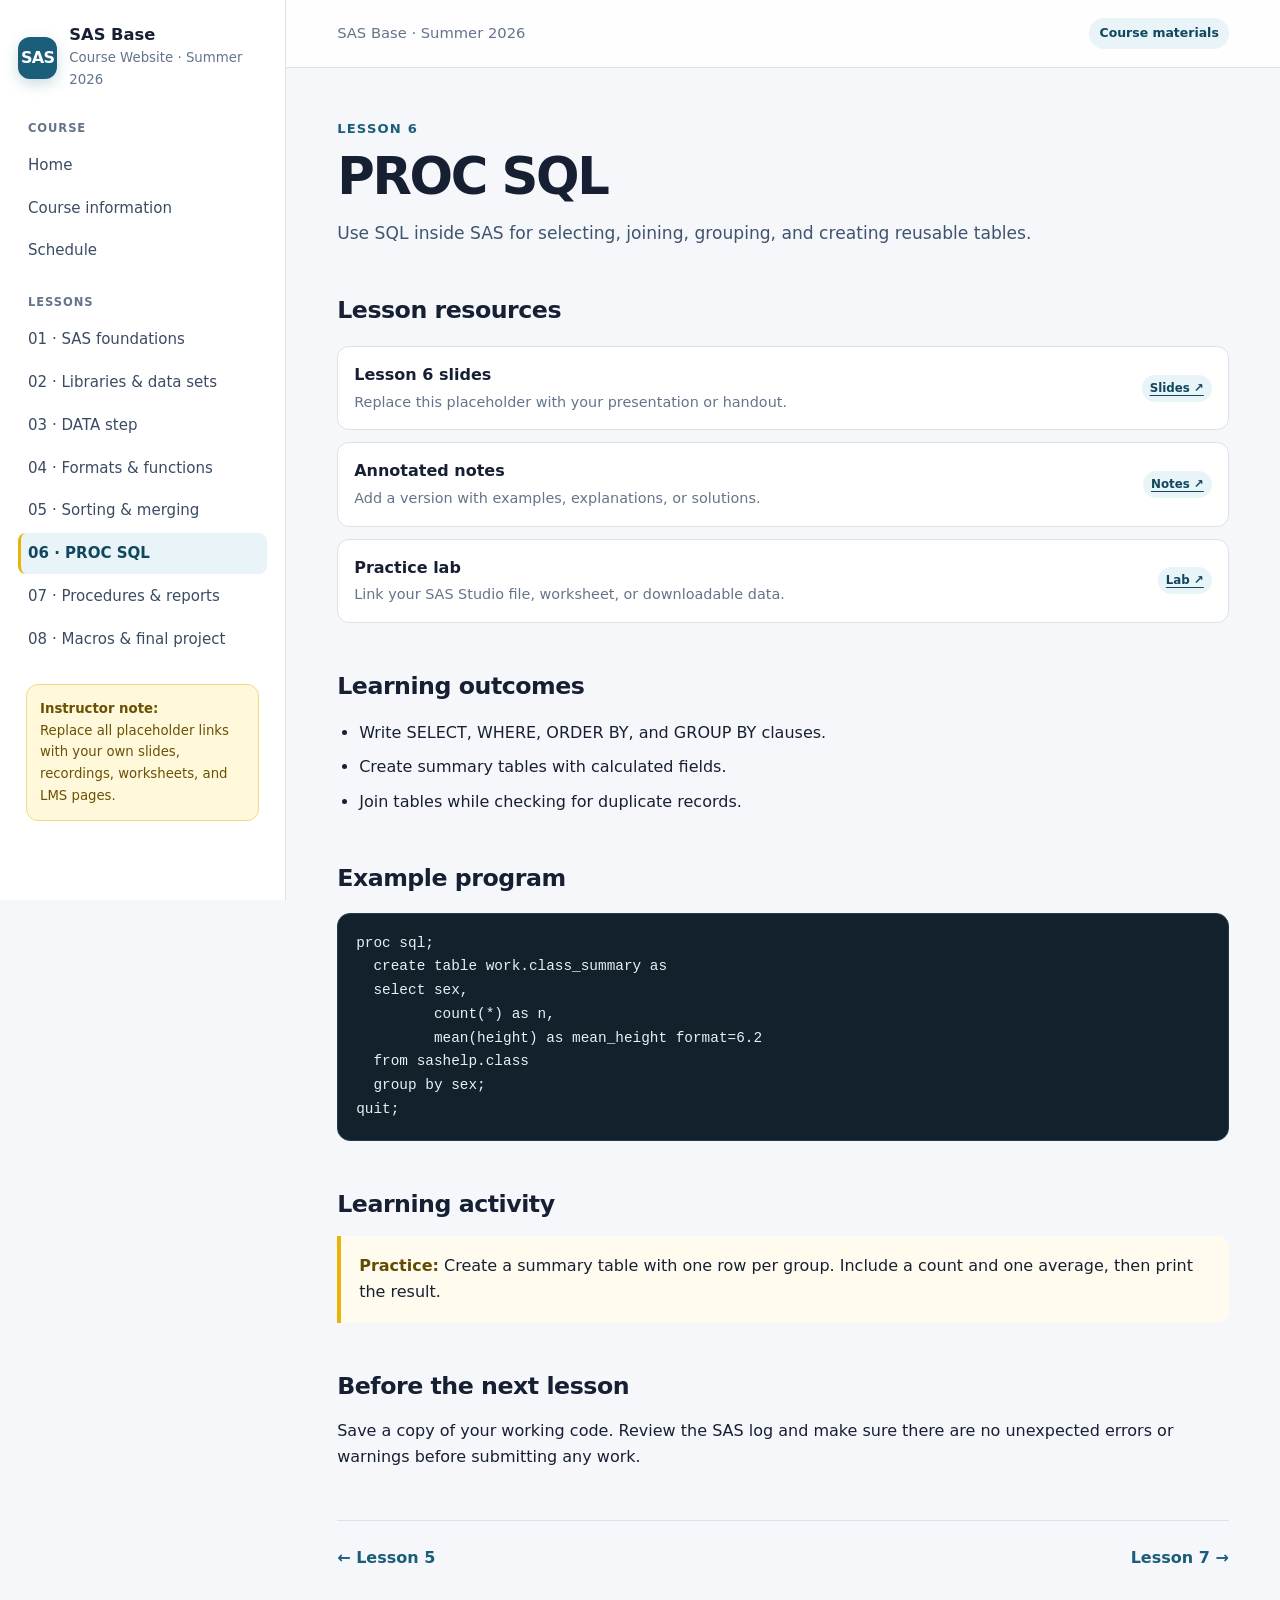
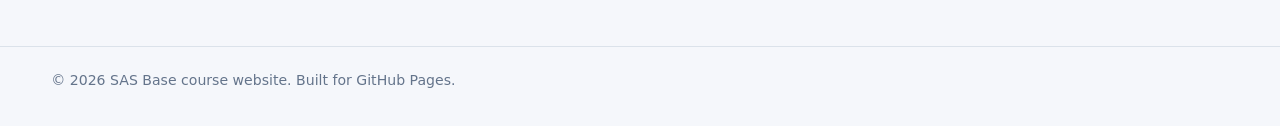
<file: docs/lecture6/index.html>
<!doctype html>
<html lang="en">
<head>
  <meta charset="utf-8">
  <meta name="viewport" content="width=device-width, initial-scale=1">
  <meta name="description" content="SAS Base course website">
  <title>Lesson 6: PROC SQL | SAS Base</title>
  <link rel="stylesheet" href="../assets/style.css">
</head>
<body>
<div class="site-shell">
  <aside class="sidebar" aria-label="Course navigation">
    <a class="brand" href="../index.html">
      <span class="brand-mark">SAS</span>
      <span><strong>SAS Base</strong><small>Course Website · Summer 2026</small></span>
    </a>
    <div class="nav-label">Course</div>
    <ul class="nav-list">
      <li><a class="" href="../index.html">Home</a></li>
      <li><a href="#course-info">Course information</a></li>
      <li><a href="#schedule">Schedule</a></li>
    </ul>
    <div class="nav-label">Lessons</div>
    <ul class="nav-list">
      <li><a class="" href="../lecture1/index.html">01 · SAS foundations</a></li>
      <li><a class="" href="../lecture2/index.html">02 · Libraries & data sets</a></li>
      <li><a class="" href="../lecture3/index.html">03 · DATA step</a></li>
      <li><a class="" href="../lecture4/index.html">04 · Formats & functions</a></li>
      <li><a class="" href="../lecture5/index.html">05 · Sorting & merging</a></li>
      <li><a class="active" href="../lecture6/index.html">06 · PROC SQL</a></li>
      <li><a class="" href="../lecture7/index.html">07 · Procedures & reports</a></li>
      <li><a class="" href="../lecture8/index.html">08 · Macros & final project</a></li>
    </ul>
    <p class="sidebar-note"><strong>Instructor note:</strong><br>Replace all placeholder links with your own slides, recordings, worksheets, and LMS pages.</p>
  </aside>
  <main class="main">
    <header class="topbar">
      <span class="crumb">SAS Base · Summer 2026</span>
      <div class="utility"><span class="pill">Course materials</span></div>
    </header>
    <section class="page">
      <div class="eyebrow">Lesson 6</div>
      <h1>PROC SQL</h1>
      <p class="lead">Use SQL inside SAS for selecting, joining, grouping, and creating reusable tables.</p>

      <h2>Lesson resources</h2>
      <div class="resources">
        <div class="resource"><div><strong>Lesson 6 slides</strong><p>Replace this placeholder with your presentation or handout.</p></div><a class="tag" href="#">Slides ↗</a></div>
        <div class="resource"><div><strong>Annotated notes</strong><p>Add a version with examples, explanations, or solutions.</p></div><a class="tag" href="#">Notes ↗</a></div>
        <div class="resource"><div><strong>Practice lab</strong><p>Link your SAS Studio file, worksheet, or downloadable data.</p></div><a class="tag" href="#">Lab ↗</a></div>
      </div>

      <h2>Learning outcomes</h2>
      <ul class="outcomes"><li>Write SELECT, WHERE, ORDER BY, and GROUP BY clauses.</li><li>Create summary tables with calculated fields.</li><li>Join tables while checking for duplicate records.</li></ul>

      <h2>Example program</h2>
      <pre class="code"><code>proc sql;
  create table work.class_summary as
  select sex,
         count(*) as n,
         mean(height) as mean_height format=6.2
  from sashelp.class
  group by sex;
quit;</code></pre>

      <h2>Learning activity</h2>
      <div class="callout"><strong>Practice:</strong> Create a summary table with one row per group. Include a count and one average, then print the result.</div>

      <h2>Before the next lesson</h2>
      <p>Save a copy of your working code. Review the SAS log and make sure there are no unexpected errors or warnings before submitting any work.</p>

      <nav class="lesson-nav" aria-label="Lesson navigation"><a href="../lecture5/index.html">← Lesson 5</a><a href="../lecture7/index.html">Lesson 7 →</a></nav>
    </section>
  </main>
</div>
<footer class="footer">© <span data-year></span> SAS Base course website. Built for GitHub Pages.</footer>
<script src="../assets/site.js"></script>
</body>
</html>
</file>
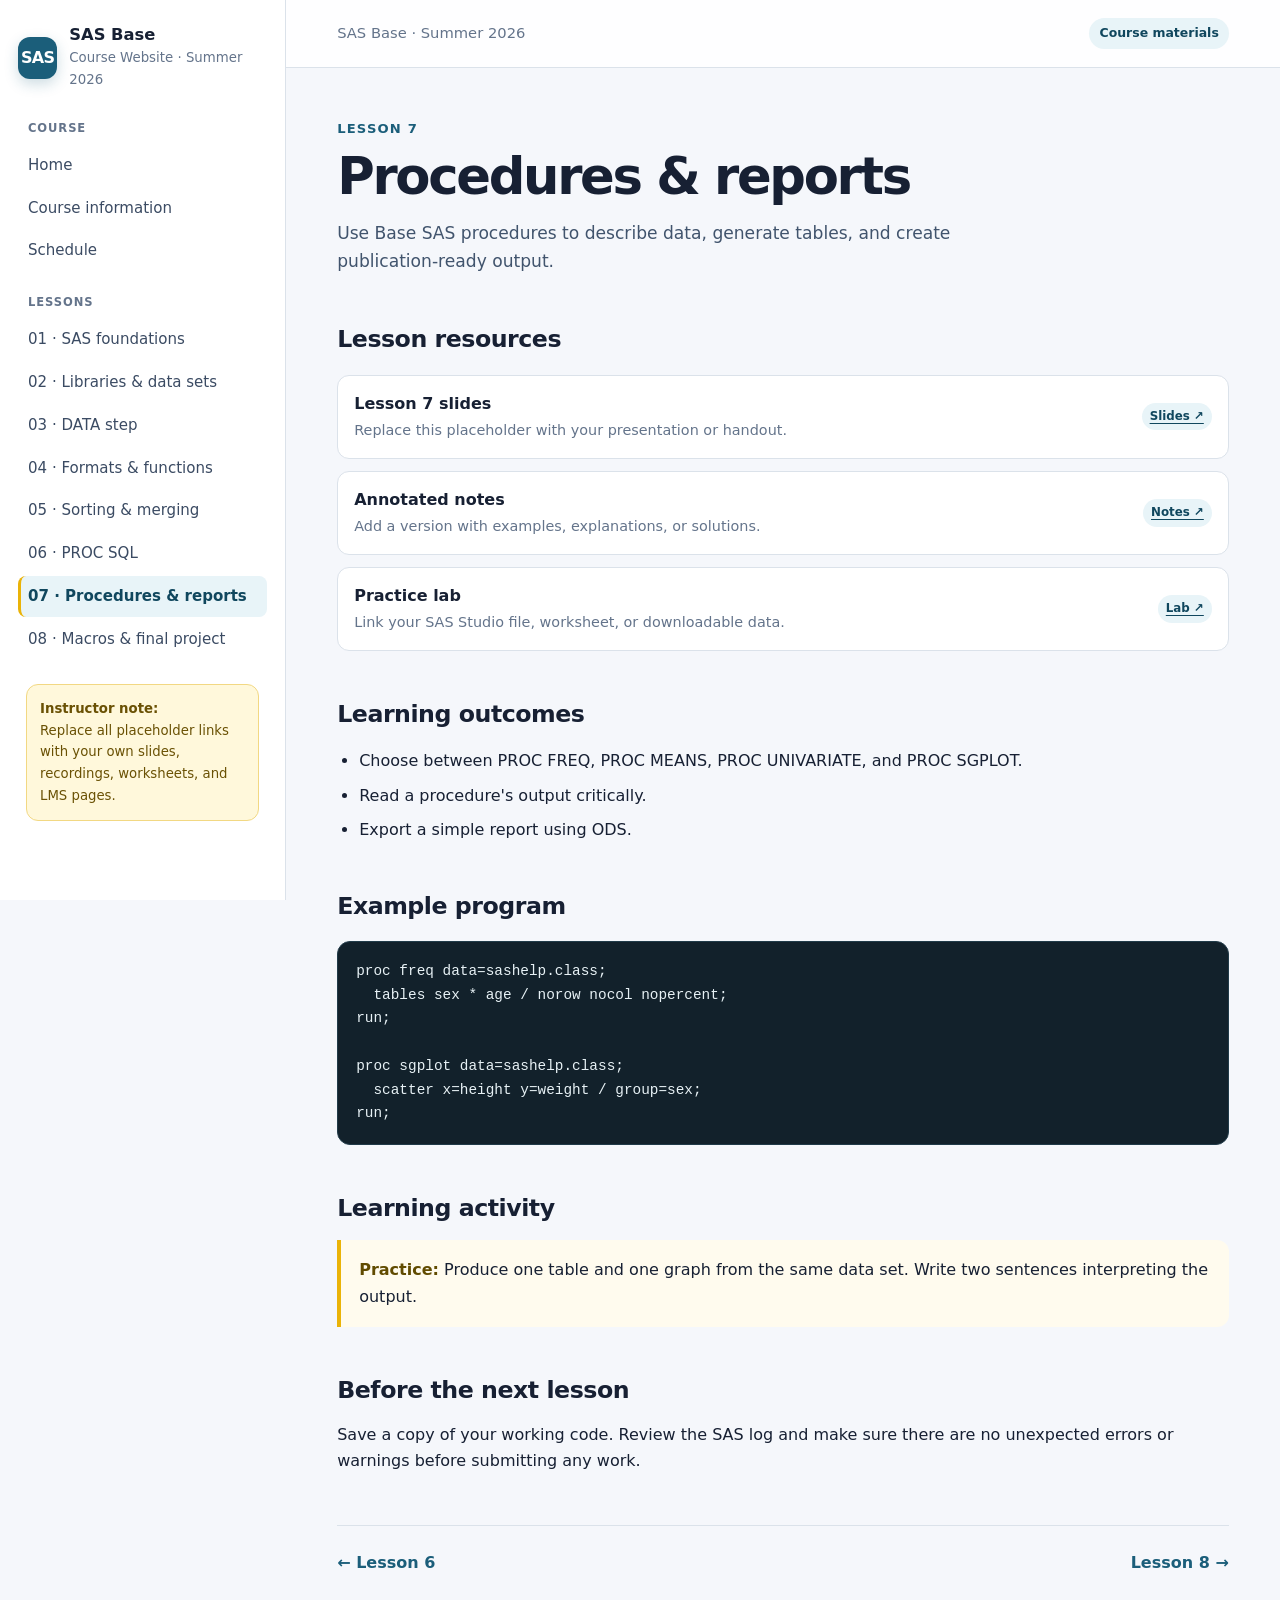
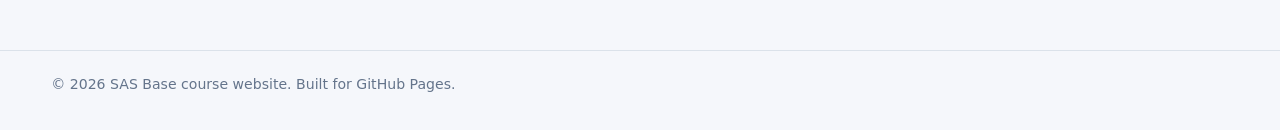
<file: docs/lecture7/index.html>
<!doctype html>
<html lang="en">
<head>
  <meta charset="utf-8">
  <meta name="viewport" content="width=device-width, initial-scale=1">
  <meta name="description" content="SAS Base course website">
  <title>Lesson 7: Procedures & reports | SAS Base</title>
  <link rel="stylesheet" href="../assets/style.css">
</head>
<body>
<div class="site-shell">
  <aside class="sidebar" aria-label="Course navigation">
    <a class="brand" href="../index.html">
      <span class="brand-mark">SAS</span>
      <span><strong>SAS Base</strong><small>Course Website · Summer 2026</small></span>
    </a>
    <div class="nav-label">Course</div>
    <ul class="nav-list">
      <li><a class="" href="../index.html">Home</a></li>
      <li><a href="#course-info">Course information</a></li>
      <li><a href="#schedule">Schedule</a></li>
    </ul>
    <div class="nav-label">Lessons</div>
    <ul class="nav-list">
      <li><a class="" href="../lecture1/index.html">01 · SAS foundations</a></li>
      <li><a class="" href="../lecture2/index.html">02 · Libraries & data sets</a></li>
      <li><a class="" href="../lecture3/index.html">03 · DATA step</a></li>
      <li><a class="" href="../lecture4/index.html">04 · Formats & functions</a></li>
      <li><a class="" href="../lecture5/index.html">05 · Sorting & merging</a></li>
      <li><a class="" href="../lecture6/index.html">06 · PROC SQL</a></li>
      <li><a class="active" href="../lecture7/index.html">07 · Procedures & reports</a></li>
      <li><a class="" href="../lecture8/index.html">08 · Macros & final project</a></li>
    </ul>
    <p class="sidebar-note"><strong>Instructor note:</strong><br>Replace all placeholder links with your own slides, recordings, worksheets, and LMS pages.</p>
  </aside>
  <main class="main">
    <header class="topbar">
      <span class="crumb">SAS Base · Summer 2026</span>
      <div class="utility"><span class="pill">Course materials</span></div>
    </header>
    <section class="page">
      <div class="eyebrow">Lesson 7</div>
      <h1>Procedures & reports</h1>
      <p class="lead">Use Base SAS procedures to describe data, generate tables, and create publication-ready output.</p>

      <h2>Lesson resources</h2>
      <div class="resources">
        <div class="resource"><div><strong>Lesson 7 slides</strong><p>Replace this placeholder with your presentation or handout.</p></div><a class="tag" href="#">Slides ↗</a></div>
        <div class="resource"><div><strong>Annotated notes</strong><p>Add a version with examples, explanations, or solutions.</p></div><a class="tag" href="#">Notes ↗</a></div>
        <div class="resource"><div><strong>Practice lab</strong><p>Link your SAS Studio file, worksheet, or downloadable data.</p></div><a class="tag" href="#">Lab ↗</a></div>
      </div>

      <h2>Learning outcomes</h2>
      <ul class="outcomes"><li>Choose between PROC FREQ, PROC MEANS, PROC UNIVARIATE, and PROC SGPLOT.</li><li>Read a procedure's output critically.</li><li>Export a simple report using ODS.</li></ul>

      <h2>Example program</h2>
      <pre class="code"><code>proc freq data=sashelp.class;
  tables sex * age / norow nocol nopercent;
run;

proc sgplot data=sashelp.class;
  scatter x=height y=weight / group=sex;
run;</code></pre>

      <h2>Learning activity</h2>
      <div class="callout"><strong>Practice:</strong> Produce one table and one graph from the same data set. Write two sentences interpreting the output.</div>

      <h2>Before the next lesson</h2>
      <p>Save a copy of your working code. Review the SAS log and make sure there are no unexpected errors or warnings before submitting any work.</p>

      <nav class="lesson-nav" aria-label="Lesson navigation"><a href="../lecture6/index.html">← Lesson 6</a><a href="../lecture8/index.html">Lesson 8 →</a></nav>
    </section>
  </main>
</div>
<footer class="footer">© <span data-year></span> SAS Base course website. Built for GitHub Pages.</footer>
<script src="../assets/site.js"></script>
</body>
</html>
</file>
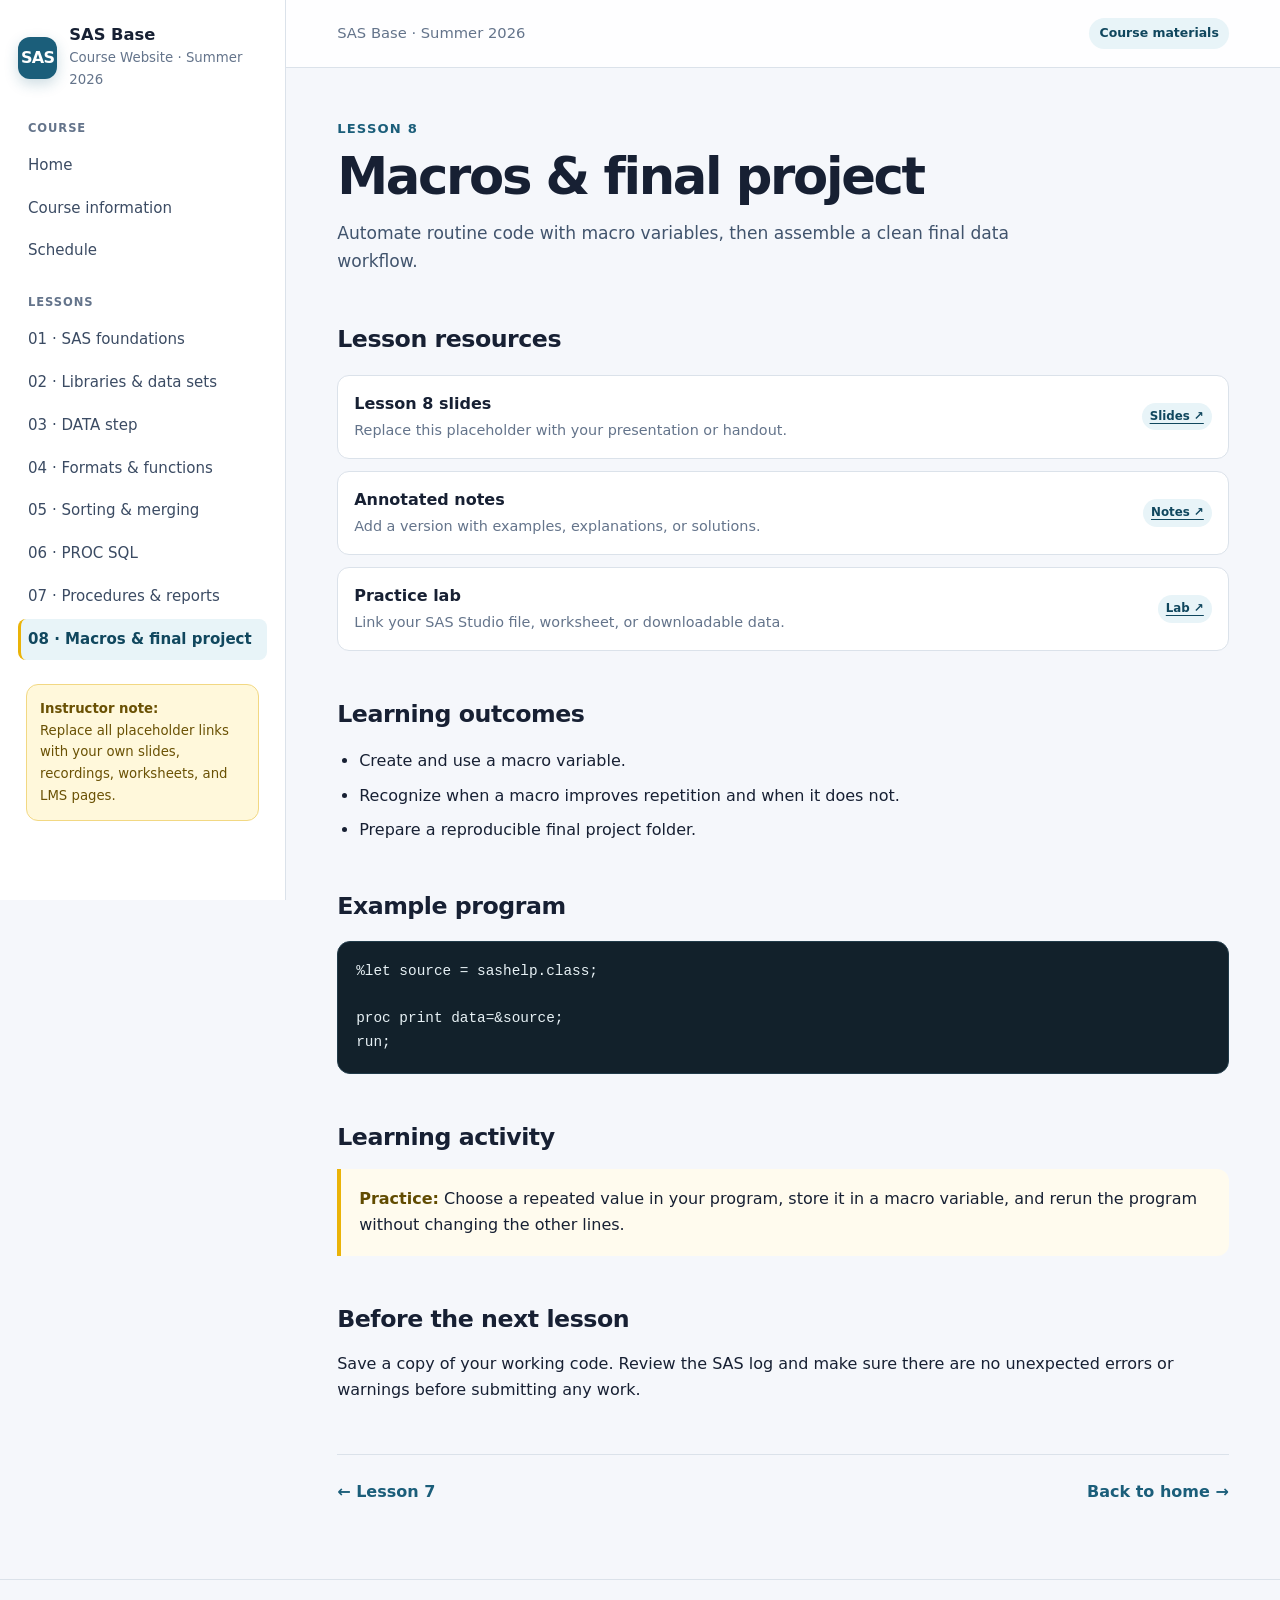
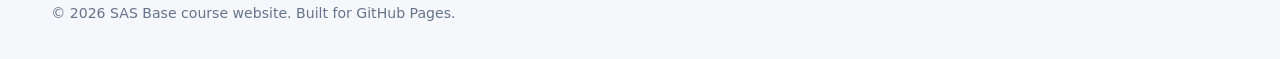
<file: docs/lecture8/index.html>
<!doctype html>
<html lang="en">
<head>
  <meta charset="utf-8">
  <meta name="viewport" content="width=device-width, initial-scale=1">
  <meta name="description" content="SAS Base course website">
  <title>Lesson 8: Macros & final project | SAS Base</title>
  <link rel="stylesheet" href="../assets/style.css">
</head>
<body>
<div class="site-shell">
  <aside class="sidebar" aria-label="Course navigation">
    <a class="brand" href="../index.html">
      <span class="brand-mark">SAS</span>
      <span><strong>SAS Base</strong><small>Course Website · Summer 2026</small></span>
    </a>
    <div class="nav-label">Course</div>
    <ul class="nav-list">
      <li><a class="" href="../index.html">Home</a></li>
      <li><a href="#course-info">Course information</a></li>
      <li><a href="#schedule">Schedule</a></li>
    </ul>
    <div class="nav-label">Lessons</div>
    <ul class="nav-list">
      <li><a class="" href="../lecture1/index.html">01 · SAS foundations</a></li>
      <li><a class="" href="../lecture2/index.html">02 · Libraries & data sets</a></li>
      <li><a class="" href="../lecture3/index.html">03 · DATA step</a></li>
      <li><a class="" href="../lecture4/index.html">04 · Formats & functions</a></li>
      <li><a class="" href="../lecture5/index.html">05 · Sorting & merging</a></li>
      <li><a class="" href="../lecture6/index.html">06 · PROC SQL</a></li>
      <li><a class="" href="../lecture7/index.html">07 · Procedures & reports</a></li>
      <li><a class="active" href="../lecture8/index.html">08 · Macros & final project</a></li>
    </ul>
    <p class="sidebar-note"><strong>Instructor note:</strong><br>Replace all placeholder links with your own slides, recordings, worksheets, and LMS pages.</p>
  </aside>
  <main class="main">
    <header class="topbar">
      <span class="crumb">SAS Base · Summer 2026</span>
      <div class="utility"><span class="pill">Course materials</span></div>
    </header>
    <section class="page">
      <div class="eyebrow">Lesson 8</div>
      <h1>Macros & final project</h1>
      <p class="lead">Automate routine code with macro variables, then assemble a clean final data workflow.</p>

      <h2>Lesson resources</h2>
      <div class="resources">
        <div class="resource"><div><strong>Lesson 8 slides</strong><p>Replace this placeholder with your presentation or handout.</p></div><a class="tag" href="#">Slides ↗</a></div>
        <div class="resource"><div><strong>Annotated notes</strong><p>Add a version with examples, explanations, or solutions.</p></div><a class="tag" href="#">Notes ↗</a></div>
        <div class="resource"><div><strong>Practice lab</strong><p>Link your SAS Studio file, worksheet, or downloadable data.</p></div><a class="tag" href="#">Lab ↗</a></div>
      </div>

      <h2>Learning outcomes</h2>
      <ul class="outcomes"><li>Create and use a macro variable.</li><li>Recognize when a macro improves repetition and when it does not.</li><li>Prepare a reproducible final project folder.</li></ul>

      <h2>Example program</h2>
      <pre class="code"><code>%let source = sashelp.class;

proc print data=&source;
run;</code></pre>

      <h2>Learning activity</h2>
      <div class="callout"><strong>Practice:</strong> Choose a repeated value in your program, store it in a macro variable, and rerun the program without changing the other lines.</div>

      <h2>Before the next lesson</h2>
      <p>Save a copy of your working code. Review the SAS log and make sure there are no unexpected errors or warnings before submitting any work.</p>

      <nav class="lesson-nav" aria-label="Lesson navigation"><a href="../lecture7/index.html">← Lesson 7</a><a href="../index.html">Back to home →</a></nav>
    </section>
  </main>
</div>
<footer class="footer">© <span data-year></span> SAS Base course website. Built for GitHub Pages.</footer>
<script src="../assets/site.js"></script>
</body>
</html>
</file>
<file: docs/assets/style.css>
:root {
  --ink: #172033;
  --muted: #64748b;
  --line: #dbe2ea;
  --bg: #f5f7fb;
  --panel: #ffffff;
  --brand: #1b5e7a;
  --brand-dark: #10475e;
  --accent: #eab308;
  --code: #12212b;
  --code-text: #e7f1f5;
  --shadow: 0 8px 25px rgba(23, 32, 51, .08);
}

* { box-sizing: border-box; }
html { scroll-behavior: smooth; }
body {
  margin: 0;
  color: var(--ink);
  background: var(--bg);
  font-family: Inter, ui-sans-serif, system-ui, -apple-system, BlinkMacSystemFont, "Segoe UI", sans-serif;
  line-height: 1.65;
}
a { color: var(--brand); text-underline-offset: 3px; }
a:hover { color: var(--brand-dark); }

.site-shell { min-height: 100vh; display: grid; grid-template-columns: 286px minmax(0, 1fr); }
.sidebar {
  position: sticky; top: 0; align-self: start; height: 100vh; overflow-y: auto;
  background: #fff; border-right: 1px solid var(--line); padding: 26px 18px 34px;
}
.brand { display: flex; gap: 12px; align-items: center; text-decoration: none; color: var(--ink); margin-bottom: 28px; }
.brand:hover { color: var(--ink); }
.brand-mark {
  width: 42px; height: 42px; border-radius: 12px; display: grid; place-items: center;
  background: var(--brand); color: #fff; font-weight: 850; letter-spacing: -.04em;
  box-shadow: 0 5px 14px rgba(27, 94, 122, .22);
}
.brand strong { display: block; font-size: 1.02rem; line-height: 1.15; }
.brand small { display: block; color: var(--muted); margin-top: 2px; }
.nav-label { color: var(--muted); font-size: .72rem; letter-spacing: .08em; font-weight: 800; margin: 22px 10px 7px; text-transform: uppercase; }
.nav-list { list-style: none; padding: 0; margin: 0; }
.nav-list a {
  display: block; text-decoration: none; padding: 8px 10px; margin: 2px 0; border-radius: 8px; color: #3b4b63; font-size: .94rem;
}
.nav-list a:hover, .nav-list a.active { background: #e8f4f8; color: var(--brand-dark); font-weight: 700; }
.nav-list a.active { border-left: 3px solid var(--accent); padding-left: 7px; }
.sidebar-note { margin: 24px 8px 0; padding: 13px; background: #fff8db; border: 1px solid #f2d883; border-radius: 12px; font-size: .83rem; color: #6a5104; }

.main { min-width: 0; }
.topbar { height: 68px; padding: 0 clamp(20px, 4vw, 66px); display: flex; align-items: center; justify-content: space-between; background: rgba(255,255,255,.93); border-bottom: 1px solid var(--line); }
.topbar .crumb { color: var(--muted); font-size: .92rem; }
.topbar .utility { display: flex; align-items: center; gap: 10px; }
.pill { display: inline-flex; align-items: center; padding: 5px 10px; border-radius: 999px; font-size: .78rem; font-weight: 800; background: #e8f4f8; color: var(--brand-dark); }
.page { max-width: 1020px; margin: 0 auto; padding: 50px clamp(20px, 4vw, 66px) 74px; }
.hero { padding: 30px 32px; border: 1px solid #bdd9e4; border-radius: 20px; background: linear-gradient(135deg, #e5f5fa 0%, #f9fcfd 58%, #fff8d9 100%); box-shadow: var(--shadow); }
.eyebrow { color: var(--brand); font-size: .82rem; font-weight: 850; letter-spacing: .09em; text-transform: uppercase; margin-bottom: 8px; }
h1 { font-size: clamp(2rem, 4vw, 3.2rem); line-height: 1.12; letter-spacing: -.045em; margin: 0; }
h2 { margin: 44px 0 12px; font-size: 1.48rem; letter-spacing: -.02em; }
h3 { margin: 0 0 6px; font-size: 1.05rem; }
p { margin: 0 0 14px; }
.lead { max-width: 710px; margin: 14px 0 0; color: #41546d; font-size: 1.07rem; }
.meta-line { display: flex; flex-wrap: wrap; gap: 8px; margin-top: 18px; }
.meta { display: inline-flex; align-items: center; gap: 6px; padding: 7px 10px; background: rgba(255,255,255,.78); border: 1px solid rgba(27,94,122,.18); border-radius: 999px; color: #3b4b63; font-size: .86rem; }

.grid { display: grid; gap: 16px; }
.grid.two { grid-template-columns: repeat(2, minmax(0, 1fr)); }
.grid.three { grid-template-columns: repeat(3, minmax(0, 1fr)); }
.card { background: var(--panel); border: 1px solid var(--line); border-radius: 15px; padding: 20px; box-shadow: 0 4px 12px rgba(23,32,51,.035); }
.card p { color: #53647a; font-size: .94rem; margin-bottom: 0; }
.card a { font-weight: 750; }
.card-icon { width: 34px; height: 34px; display: grid; place-items: center; border-radius: 10px; background: #e8f4f8; margin-bottom: 12px; }
.quick-link { display: flex; justify-content: space-between; gap: 10px; align-items: center; text-decoration: none; }
.quick-link span { font-size: 1.22rem; color: var(--brand); }

.outcomes { padding-left: 22px; margin: 14px 0 0; }
.outcomes li { margin: 8px 0; }
.callout { border-left: 4px solid var(--accent); background: #fffbee; padding: 17px 18px; border-radius: 0 12px 12px 0; }
.callout strong { color: #614b00; }
.resources { display: grid; gap: 12px; margin-top: 16px; }
.resource { background: #fff; border: 1px solid var(--line); border-radius: 12px; padding: 15px 16px; display: flex; align-items: center; justify-content: space-between; gap: 18px; }
.resource p { margin: 2px 0 0; color: var(--muted); font-size: .9rem; }
.resource .tag { color: var(--brand-dark); background: #e8f4f8; padding: 4px 8px; font-weight: 800; font-size: .74rem; white-space: nowrap; border-radius: 99px; }
.code { background: var(--code); color: var(--code-text); overflow: auto; border-radius: 13px; padding: 18px; font: .9rem/1.65 ui-monospace, SFMono-Regular, Menlo, Consolas, monospace; border: 1px solid #213b49; }
.code .comment { color: #a6cad4; }
.lesson-nav { display: flex; justify-content: space-between; gap: 12px; margin-top: 50px; padding-top: 24px; border-top: 1px solid var(--line); }
.lesson-nav a { text-decoration: none; font-weight: 750; }
.footer { color: var(--muted); border-top: 1px solid var(--line); padding: 22px clamp(20px,4vw,66px) 34px; font-size: .88rem; }
.mobile-menu { display: none; }

@media (max-width: 860px) {
  .site-shell { display: block; }
  .sidebar { position: relative; height: auto; overflow: visible; border-right: 0; border-bottom: 1px solid var(--line); padding-bottom: 16px; }
  .nav-label, .sidebar-note { display: none; }
  .nav-list { display: flex; flex-wrap: wrap; gap: 3px; }
  .nav-list a { font-size: .83rem; padding: 6px 8px; }
  .nav-list a.active { border-left: 0; padding-left: 8px; border-bottom: 2px solid var(--accent); }
  .grid.two, .grid.three { grid-template-columns: 1fr; }
  .page { padding-top: 30px; }
  .hero { padding: 25px 22px; }
}
@media (max-width: 520px) {
  .topbar { height: auto; min-height: 58px; padding: 10px 18px; }
  .topbar .crumb { display: none; }
  .page { padding-left: 18px; padding-right: 18px; }
  .resource { align-items: flex-start; flex-direction: column; gap: 9px; }
}
</file>
